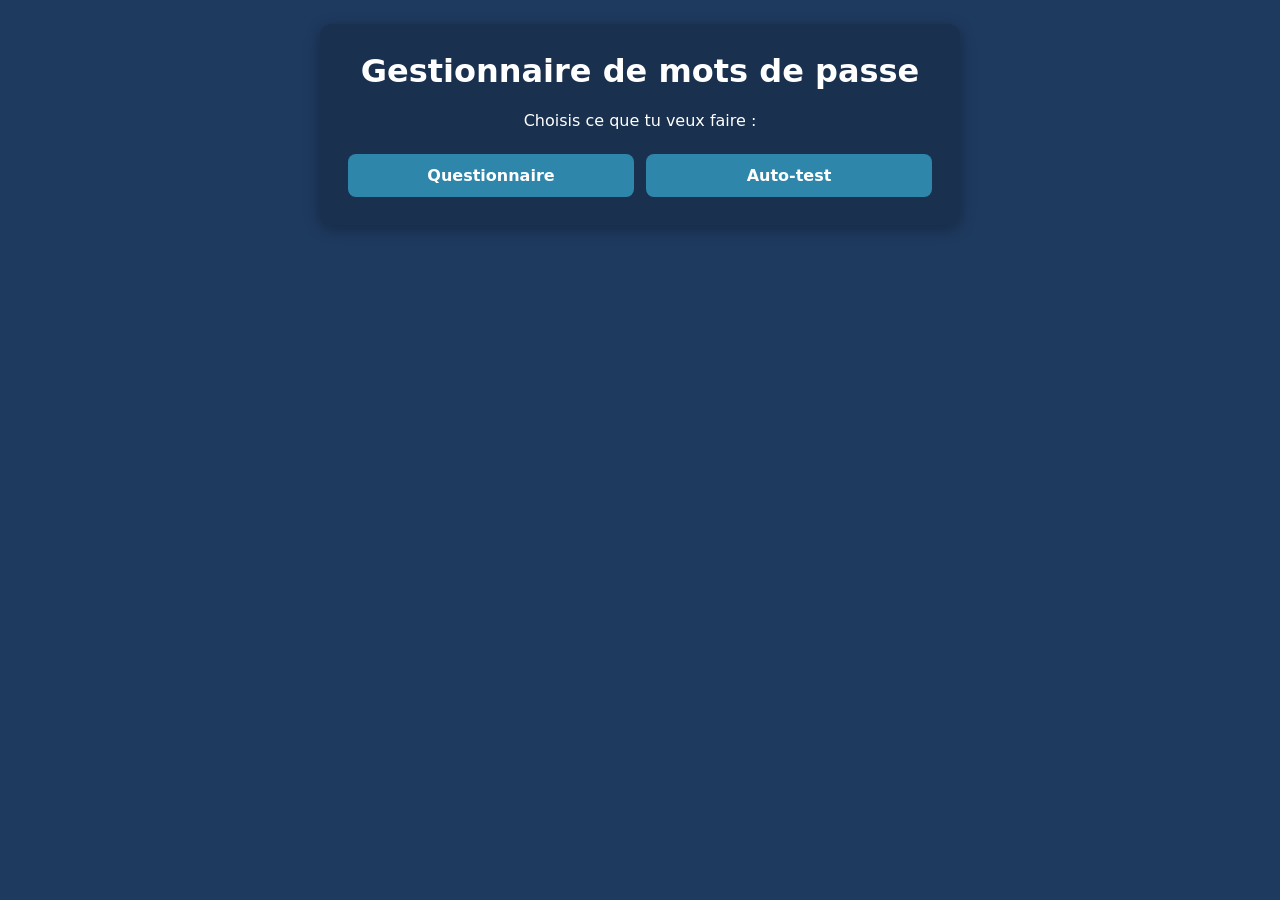
<file: accueil.html>
<!DOCTYPE html>
<html lang="fr">
<head>
  <meta charset="UTF-8">
  <meta name="viewport" content="width=device-width, initial-scale=1.0">
  <title>Gestionnaire de mots de passe – Accueil</title>
  <!-- style.css : le design commun à tout le site (couleurs, carte, boutons) -->
  <link rel="stylesheet" href="style.css">
  <!-- accueil.css : seulement ce qui est propre à cette page -->
  <link rel="stylesheet" href="accueil.css">
</head>
<body>
  <!-- La carte centrée (même classe .carte que le quiz) -->
  <main class="carte accueil">
    <h1>Gestionnaire de mots de passe</h1>
    <p>Choisis ce que tu veux faire :</p>

    <!-- Deux liens qui ressemblent à des boutons (classe .bouton de style.css) -->
    <div class="choix">
      <a class="bouton" href="index.html">Questionnaire</a>
      <a class="bouton" href="autotest.html">Auto-test</a>
    </div>
  </main>
</body>
</html>
</file>
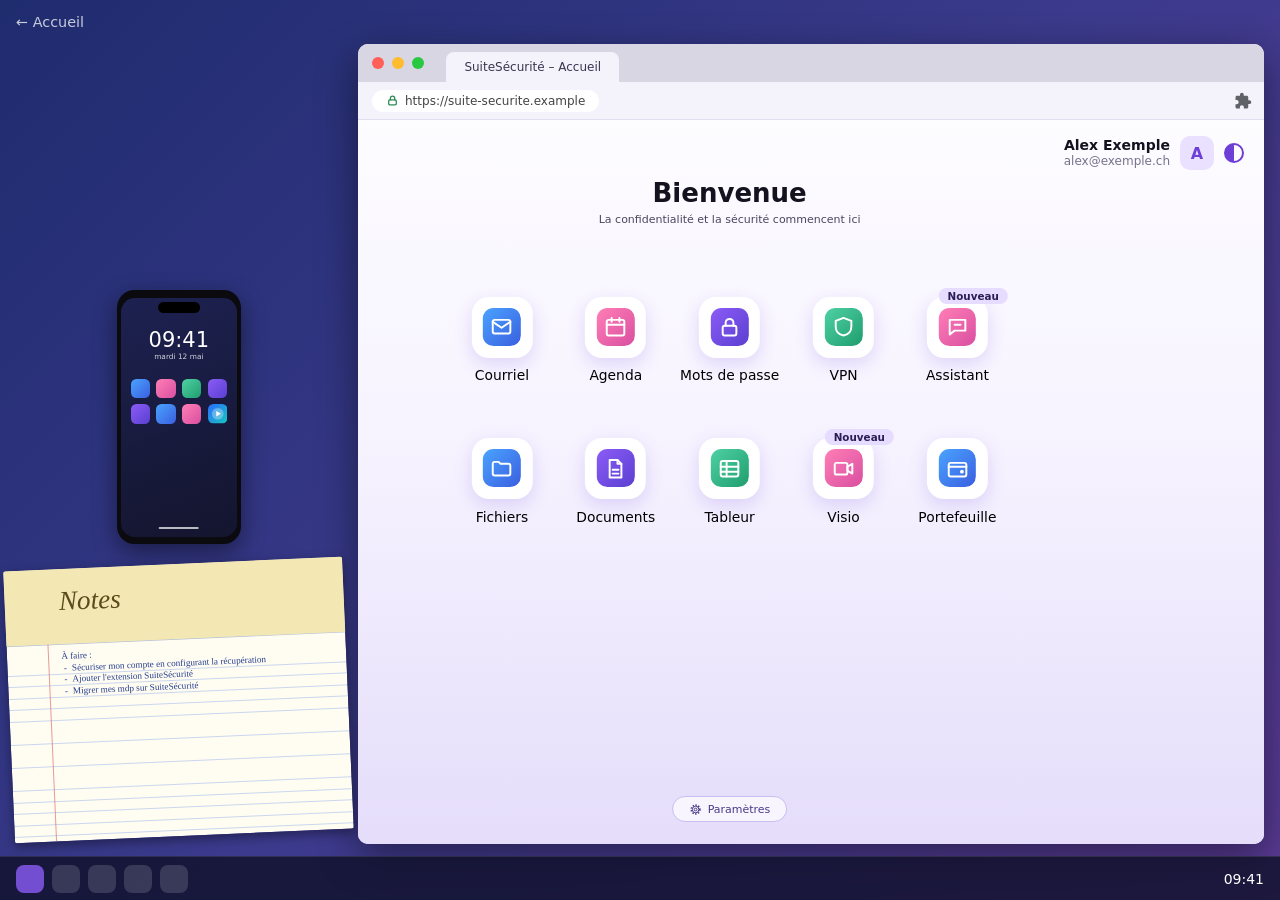
<file: autotest.html>
<!DOCTYPE html>
<html lang="fr">
<head>
  <meta charset="UTF-8">
  <meta name="viewport" content="width=device-width, initial-scale=1.0">
  <title>Auto-test</title>
  <!-- style.css : couleurs, .carte et .bouton communs à tout le site -->
  <link rel="stylesheet" href="style.css">
  <!-- accueil.css : réutilisé pour la carte centrée de l'étape 2 et de l'écran étroit -->
  <link rel="stylesheet" href="accueil.css">
  <!-- autotest.css : tout ce qui est propre à cette page (faux bureau, faux navigateur) -->
  <link rel="stylesheet" href="autotest.css">
</head>
<body class="page-autotest">

  <!-- ===================================================== -->
  <!--  ÉTAPE 1 : le faux bureau d'ordinateur                -->
  <!-- ===================================================== -->
  <!-- Ce bureau sert pour les étapes 1 à 7 : seule la page web dans le navigateur change -->
  <section class="etape bureau" id="etape-bureau" data-etapes="1 2 3 4 5 6 7 8 9">

    <!-- Petit lien discret pour revenir à l'accueil (en haut à gauche) -->
    <a class="lien-accueil-bureau" href="accueil.html">← Accueil</a>

    <!-- Colonne de gauche (≈ 22 % de la largeur) : objets posés sur le bureau -->
    <div class="colonne">
      <!-- TODO : contenu à définir (le téléphone est décoratif ; le calepin ne devient cliquable qu'à l'étape 4) -->

      <!-- Logo de l'appli « Youvidéo » : dessiné UNE seule fois ici, puis réutilisé avec <use>
           (petit iPhone, en-tête de la page de l'appli). Original : carré arrondi dégradé bleu-vert, cercle blanc translucide, triangle de lecture -->
      <svg class="yv-defs" width="0" height="0" aria-hidden="true" focusable="false">
        <defs>
          <linearGradient id="yv-degrade" x1="0" y1="0" x2="1" y2="1">
            <stop offset="0" stop-color="#2b6cff"/>
            <stop offset="1" stop-color="#14c8c0"/>
          </linearGradient>
        </defs>
        <symbol id="ico-youvideo" viewBox="0 0 24 24">
          <rect width="24" height="24" rx="6.7" fill="url(#yv-degrade)" stroke="none"/>
          <circle cx="12" cy="12" r="7.2" fill="#fff" fill-opacity="0.3" stroke="none"/>
          <path d="M10.2 8.5v7l5.6-3.5z" fill="#fff" stroke="none"/>
        </symbol>
      </svg>

      <!-- Faux smartphone type iPhone : décoratif, sauf l'icône « Youvidéo » (un vrai bouton) -->
      <div class="iphone">
        <div class="iphone-ecran">
          <div class="iphone-encoche" aria-hidden="true"></div>
          <div class="iphone-heure" aria-hidden="true">09:41</div>
          <div class="iphone-date" aria-hidden="true">mardi 12 mai</div>
          <div class="iphone-apps">
            <span class="app g-bleu" aria-hidden="true"></span>
            <span class="app g-rose" aria-hidden="true"></span>
            <span class="app g-vert" aria-hidden="true"></span>
            <span class="app g-violet" aria-hidden="true"></span>
            <span class="app g-violet" aria-hidden="true"></span>
            <span class="app g-bleu" aria-hidden="true"></span>
            <span class="app g-rose" aria-hidden="true"></span>
            <!-- Icône « Youvidéo » (en bas à droite) : ouvre l'iPhone en grand (voir autotest.js) -->
            <button type="button" class="app app-youvideo" id="btn-youvideo" aria-label="Ouvrir Youvidéo">
              <svg viewBox="0 0 24 24" aria-hidden="true"><use href="#ico-youvideo"/></svg>
            </button>
          </div>
          <div class="iphone-barre" aria-hidden="true"></div>
        </div>
      </div>

      <!-- Faux calepin (papier à lignes, légèrement penché).
           C'est un <button> désactivé (donc décoratif) : autotest.js ne l'active qu'à l'étape 4 -->
      <button type="button" class="calepin" id="calepin" disabled tabindex="-1" aria-hidden="true">
        <span class="calepin-titre">Notes</span>
        <!-- Liste « À faire » : écrite par autotest.js depuis NOTES_CALEPIN -->
        <span class="notes-liste" id="calepin-notes"></span>
      </button>
    </div>

    <!-- Fenêtre de navigateur : remplit le reste de l'écran -->
    <div class="fenetre">

      <!-- Barre de titre : 3 pastilles + onglet -->
      <div class="fenetre-titre" aria-hidden="true">
        <span class="pastille rouge"></span>
        <span class="pastille orange"></span>
        <span class="pastille vert"></span>
        <span class="onglet" id="onglet-texte">SuiteSécurité – Accueil</span>
      </div>

      <!-- Barre d'adresse : cadenas + adresse -->
      <div class="fenetre-adresse">
        <span class="adresse" aria-hidden="true">
          <svg viewBox="0 0 24 24" class="cadenas"><rect x="5" y="11" width="14" height="9" rx="2"/><path d="M8 11V8a4 4 0 0 1 8 0v3"/></svg>
          <span id="adresse-texte">https://suite-securite.example</span>
        </span>

        <!-- Bouton « Extensions » (pièce de puzzle), à droite de la barre d'adresse.
             Visible à toutes les étapes, mais actif seulement à l'étape 7 (voir preparerExtensions dans autotest.js) -->
        <!-- Logo SuiteSécurité : dessiné UNE seule fois ici, puis réutilisé avec <use> (panneau + barre d'outils) -->
        <svg class="ext-defs" width="0" height="0" aria-hidden="true" focusable="false">
          <symbol id="logo-suitesecurite" viewBox="0 0 24 24">
            <circle cx="12" cy="12" r="12" fill="#6d4aff"/>
            <path d="M12 4.8l5.8 2.1v4.6c0 3.5-2.4 6-5.8 7.2-3.4-1.2-5.8-3.7-5.8-7.2V6.9z" fill="#fff"/>
            <circle cx="12" cy="10.9" r="1.6" fill="#6d4aff"/>
            <path d="M11.2 11.8h1.6l.5 3.2h-2.6z" fill="#6d4aff"/>
          </symbol>
        </svg>

        <div class="ext-zone">
          <!-- Logo épinglé dans la barre d'outils (caché tant que l'extension n'est pas épinglée), à gauche du bouton puzzle -->
          <button type="button" class="ext-bouton ext-epingle" id="btn-logo-epingle" aria-label="SuiteSécurité" title="SuiteSécurité" data-msg="logo-epingle" hidden>
            <svg viewBox="0 0 24 24" aria-hidden="true"><use href="#logo-suitesecurite"/></svg>
          </button>
          <button type="button" class="ext-bouton" id="btn-extensions" aria-label="Extensions"
                  aria-haspopup="true" aria-expanded="false" aria-controls="ext-panneau" aria-disabled="true" tabindex="-1">
            <svg viewBox="0 0 24 24" aria-hidden="true"><path d="M20.5 11H19V7c0-1.1-.9-2-2-2h-4V3.5C13 2.12 11.88 1 10.5 1S8 2.12 8 3.5V5H4c-1.1 0-1.99.9-1.99 2v3.8H3.5c1.49 0 2.7 1.21 2.7 2.7s-1.21 2.7-2.7 2.7H2V20c0 1.1.9 2 2 2h3.8v-1.5c0-1.49 1.21-2.7 2.7-2.7 1.49 0 2.7 1.21 2.7 2.7V22H17c1.1 0 2-.9 2-2v-4h1.5c1.38 0 2.5-1.12 2.5-2.5S21.88 11 20.5 11z"/></svg>
          </button>
          <!-- Petit panneau (étape 7) : un titre, un trait fin et une seule entrée -->
          <div class="ext-panneau" id="ext-panneau" role="group" aria-label="Extensions" hidden>
            <p class="ext-titre">Extensions</p>

            <!-- Ligne « SuiteSécurité » : seulement à partir de l'étape 9 (voir preparerExtensions dans autotest.js) -->
            <div class="ext-ligne-ss" id="ext-ligne-ss" hidden>
              <svg class="ext-logo" viewBox="0 0 24 24" aria-hidden="true"><use href="#logo-suitesecurite"/></svg>
              <div class="ext-ss-texte">
                <strong>SuiteSécurité</strong>
                <span>Peut toujours lire et modifier les données de ce site</span>
              </div>
              <button type="button" class="ext-options" id="btn-options-ext" aria-label="Options de l'extension SuiteSécurité"
                      aria-haspopup="menu" aria-expanded="false" aria-controls="ext-menu">
                <svg viewBox="0 0 24 24" aria-hidden="true"><circle cx="5" cy="12" r="1.9"/><circle cx="12" cy="12" r="1.9"/><circle cx="19" cy="12" r="1.9"/></svg>
              </button>
              <!-- Petit menu du bouton « ⋯ » : une seule entrée (épingler / détacher) -->
              <div class="ext-menu" id="ext-menu" role="menu" hidden>
                <button type="button" class="ext-entree" id="btn-epingler" role="menuitem">
                  <svg viewBox="0 0 24 24" aria-hidden="true"><path d="M9 3h6l-1 6 3 3v2H7v-2l3-3zM12 14v7"/></svg>
                  <span id="epingler-texte">Épingler à la barre d'outils</span>
                </button>
              </div>
            </div>
            <hr class="ext-trait" id="ext-trait-ss" hidden>
            <button type="button" class="ext-entree" id="btn-gerer-ext">
              <svg viewBox="0 0 24 24" aria-hidden="true"><circle cx="12" cy="12" r="8" stroke-dasharray="2.6 2.6" stroke-width="3"/><circle cx="12" cy="12" r="6"/><circle cx="12" cy="12" r="2.5"/></svg>
              Gérer les extensions
            </button>
          </div>
        </div>
      </div>

      <!-- Zone de la page web simulée -->
      <div class="page">

        <!-- ===== VUE 1 : « Accueil des services » (étape 1) ===== -->
        <div class="vue vue-accueil" data-vues="accueil">

        <!-- Bloc utilisateur (coin supérieur droit de toute la zone) -->
        <div class="utilisateur" aria-hidden="true">
          <div class="utilisateur-infos">
            <strong>Alex Exemple</strong>
            <small>alex@exemple.ch</small>
          </div>
          <span class="utilisateur-initiale">A</span>
          <span class="bascule"></span>
        </div>

        <!-- Conteneur au ratio 945 / 841 : tout est dimensionné en cqw dedans -->
        <div class="contenu">

          <!-- 1 et 2 : titre et sous-titre -->
          <div class="intro">
            <h1>Bienvenue</h1>
            <p>La confidentialité et la sécurité commencent ici</p>
          </div>

          <!-- 3 : grille de 10 services, 2 lignes de 5 -->
          <!-- Ligne 1 -->
          <div class="rangee rangee-1">
            <button type="button" class="service" data-service="courriel">
              <span class="carre"><span class="picto g-bleu"><svg viewBox="0 0 24 24"><rect x="3" y="5" width="18" height="14" rx="2"/><path d="M3 7l9 6 9-6"/></svg></span></span>
              <span class="nom">Courriel</span>
            </button>
            <button type="button" class="service" data-service="agenda">
              <span class="carre"><span class="picto g-rose"><svg viewBox="0 0 24 24"><rect x="3" y="5" width="18" height="16" rx="2"/><path d="M3 10h18M8 3v4M16 3v4"/></svg></span></span>
              <span class="nom">Agenda</span>
            </button>
            <button type="button" class="service" data-service="motsdepasse">
              <span class="carre"><span class="picto g-violet"><svg viewBox="0 0 24 24"><rect x="5" y="11" width="14" height="10" rx="2"/><path d="M8 11V8a4 4 0 0 1 8 0v3"/></svg></span></span>
              <span class="nom">Mots de passe</span>
            </button>
            <button type="button" class="service" data-service="vpn">
              <span class="carre"><span class="picto g-vert"><svg viewBox="0 0 24 24"><path d="M12 3l8 3v6c0 5-3.5 8-8 9-4.5-1-8-4-8-9V6z"/></svg></span></span>
              <span class="nom">VPN</span>
            </button>
            <button type="button" class="service" data-service="assistant">
              <span class="carre">
                <span class="picto g-rose"><svg viewBox="0 0 24 24"><path d="M4 5h16v11H9l-5 4z"/><path d="M9 10h6"/></svg></span>
                <span class="badge">Nouveau</span>
              </span>
              <span class="nom">Assistant</span>
            </button>
          </div>

          <!-- Ligne 2 -->
          <div class="rangee rangee-2">
            <button type="button" class="service" data-service="fichiers">
              <span class="carre"><span class="picto g-bleu"><svg viewBox="0 0 24 24"><path d="M3 7a2 2 0 0 1 2-2h4l2 2h8a2 2 0 0 1 2 2v8a2 2 0 0 1-2 2H5a2 2 0 0 1-2-2z"/></svg></span></span>
              <span class="nom">Fichiers</span>
            </button>
            <button type="button" class="service" data-service="documents">
              <span class="carre"><span class="picto g-violet"><svg viewBox="0 0 24 24"><path d="M6 3h8l4 4v14H6z"/><path d="M14 3v4h4M9 13h6M9 17h6"/></svg></span></span>
              <span class="nom">Documents</span>
            </button>
            <button type="button" class="service" data-service="tableur">
              <span class="carre"><span class="picto g-vert"><svg viewBox="0 0 24 24"><rect x="3" y="4" width="18" height="16" rx="2"/><path d="M3 10h18M3 15h18M9 4v16"/></svg></span></span>
              <span class="nom">Tableur</span>
            </button>
            <button type="button" class="service" data-service="visio">
              <span class="carre">
                <span class="picto g-rose"><svg viewBox="0 0 24 24"><rect x="3" y="6" width="13" height="12" rx="2"/><path d="M16 10l5-3v10l-5-3z"/></svg></span>
                <span class="badge">Nouveau</span>
              </span>
              <span class="nom">Visio</span>
            </button>
            <button type="button" class="service" data-service="portefeuille">
              <span class="carre"><span class="picto g-bleu"><svg viewBox="0 0 24 24"><rect x="3" y="6" width="18" height="14" rx="2"/><path d="M3 10h18"/><circle cx="16.5" cy="15" r="1"/></svg></span></span>
              <span class="nom">Portefeuille</span>
            </button>
          </div>

          <!-- 4 : grand espace vide (rien à mettre ici) -->

          <!-- 5 : bouton Paramètres, tout en bas -->
          <button type="button" class="parametres" id="btn-parametres">
            <svg viewBox="0 0 24 24"><circle cx="12" cy="12" r="8" stroke-dasharray="2.6 2.6" stroke-width="3"/><circle cx="12" cy="12" r="6"/><circle cx="12" cy="12" r="2.5"/></svg>
            Paramètres
          </button>
        </div>

        </div> <!-- fin de la vue « accueil » -->

        <!-- ===== VUES 2, 3 et 7 : pages « Compte » (étape 2) et « Récupération » (étapes 3, 7 et 9) ===== -->
        <!-- Le menu de gauche et la barre du haut sont COMMUNS aux deux pages :
             seul le contenu (.c-contenu) change, selon data-sous. -->
        <!-- Tout est placé en % (position) et en cqw (tailles) pour garder les proportions -->
        <div class="vue vue-compte" data-vues="compte recuperation recuperation-complet" hidden>
          <div class="c-page">

            <!-- Menu latéral gauche -->
            <nav class="c-menu">
              <div class="c-menu-haut">
                <span class="c-menu-titre">SuiteSécurité Compte</span>
                <button type="button" class="c-grille" data-msg="grille" aria-label="Applications">
                  <svg viewBox="0 0 24 24"><rect x="4" y="4" width="6" height="6" rx="1"/><rect x="14" y="4" width="6" height="6" rx="1"/><rect x="4" y="14" width="6" height="6" rx="1"/><rect x="14" y="14" width="6" height="6" rx="1"/></svg>
                </button>
              </div>
              <p class="c-menu-section">Compte</p>

              <!-- data-vue-menu : la page pour laquelle cette entrée est « sélectionnée » -->
              <button type="button" class="c-entree actif" data-msg="menu-accueil" data-vue-menu="compte">
                <svg viewBox="0 0 24 24"><path d="M3 11l9-8 9 8"/><path d="M5 10v10h14V10"/></svg><span>Accueil</span>
              </button>
              <button type="button" class="c-entree" data-msg="menu-abonnement">
                <svg viewBox="0 0 24 24"><rect x="3" y="6" width="18" height="13" rx="2"/><path d="M3 10h18"/></svg><span>Abonnement</span>
              </button>
              <button type="button" class="c-entree" data-msg="menu-changer">
                <svg viewBox="0 0 24 24"><path d="M4 8h13l-3-3M20 16H7l3 3"/></svg><span>Changer d'abonnement</span>
              </button>
              <!-- « Récupération » : depuis la page Compte, ouvre la page Récupération (étape 3) ;
                   quand on y est déjà, affiche un message -->
              <button type="button" class="c-entree" id="btn-recuperation" data-vue-menu="recuperation recuperation-complet">
                <svg viewBox="0 0 24 24"><path d="M4 12a8 8 0 1 0 3-6.2"/><path d="M4 4v4h4"/></svg><span>Récupération</span>
                <span class="c-point" aria-hidden="true"></span>
              </button>
              <button type="button" class="c-entree" data-msg="menu-compte">
                <svg viewBox="0 0 24 24"><circle cx="8" cy="14" r="4"/><path d="M11 11l9-8M16 6l3 3"/></svg><span>Compte et mot de passe</span>
              </button>
              <button type="button" class="c-entree" data-msg="menu-langue">
                <svg viewBox="0 0 24 24"><circle cx="12" cy="12" r="9"/><path d="M3 12h18M12 3c3 3 3 15 0 18M12 3c-3 3-3 15 0 18"/></svg><span>Langue et heure</span>
              </button>
              <button type="button" class="c-entree" data-msg="menu-apparence">
                <svg viewBox="0 0 24 24"><circle cx="12" cy="12" r="4"/><path d="M12 2v3M12 19v3M2 12h3M19 12h3M5 5l2 2M17 17l2 2M5 19l2-2M17 7l2-2"/></svg><span>Apparence</span>
              </button>
              <button type="button" class="c-entree" data-msg="menu-securite">
                <svg viewBox="0 0 24 24"><path d="M12 3l8 3v6c0 5-3.5 8-8 9-4.5-1-8-4-8-9V6z"/></svg><span>Sécurité et vie privée</span>
              </button>
              <button type="button" class="c-entree" data-msg="menu-parrainer">
                <svg viewBox="0 0 24 24"><rect x="3" y="9" width="18" height="12" rx="1"/><path d="M12 9v12M3 13h18M12 9C9 9 8 4 11 4c2 0 1 5 1 5zM12 9c3 0 4-5 1-5-2 0-1 5-1 5z"/></svg><span>Parrainer un ami</span>
              </button>

              <!-- Bas du menu (collé au bord inférieur) : petite flèche, lien, barre de stockage et chiffres -->
              <div class="c-menu-bas">
                <button type="button" class="c-menu-fleche" data-msg="menu-reduire" aria-label="Réduire le menu">▸</button>
                <button type="button" class="c-menu-lien" data-msg="menu-parametres">Paramètres de l'application</button>
                <div class="c-stockage" aria-hidden="true"><span class="c-stockage-plein"></span></div>
                <div class="c-stockage-texte" aria-hidden="true"><span>1.20 Go / 5.00 Go</span><span>1.0.0</span></div>
              </div>
            </nav>

            <!-- Barre du haut -->
            <header class="c-barre">
              <button type="button" class="c-recherche" id="c-recherche" data-msg="recherche">
                <svg viewBox="0 0 24 24"><circle cx="11" cy="11" r="6"/><path d="M16 16l5 5"/></svg>
                <span>Rechercher dans les paramètres</span>
              </button>
              <div class="c-barre-droite">
                <button type="button" class="c-premium" data-msg="premium">
                  <svg viewBox="0 0 24 24"><path d="M6 3h12l4 6-10 12L2 9z"/><path d="M2 9h20"/></svg>
                  <span>Passez à Premium</span>
                </button>
                <div class="c-user" aria-hidden="true">
                  <strong>Alex Exemple</strong>
                  <small>alex@exemple.ch</small>
                </div>
                <span class="c-initiale" aria-hidden="true">A</span>
              </div>
            </header>

            <!-- ===== Contenu de la page « Compte » ===== -->
            <div class="c-contenu" data-sous="compte">

            <!-- a) Titre -->
            <h2 class="c-titre">Votre abonnement</h2>

            <!-- b) Carte « Offre Gratuite » + 2 anneaux de stockage (non cliquables, sauf les ⓘ) -->
            <div class="c-carte-abo">
              <div class="c-gratuite">
                <span class="c-gratuite-icone"><svg viewBox="0 0 24 24"><path d="M12 3l2.5 6.5L21 12l-6.5 2.5L12 21l-2.5-6.5L3 12l6.5-2.5z"/></svg></span>
                <span>Offre Gratuite</span>
              </div>
              <div class="c-stock c-stock-mid">
                <svg class="c-anneau" viewBox="0 0 36 36"><circle cx="18" cy="18" r="14" class="c-anneau-fond"/><circle cx="18" cy="18" r="14" class="c-anneau-val" transform="rotate(-90 18 18)"/></svg>
                <div class="c-stock-texte">
                  Espace de stockage utilisé de Courriel
                  <button type="button" class="c-info" data-msg="info" aria-label="Information"><svg viewBox="0 0 24 24"><circle cx="12" cy="12" r="9"/><path d="M12 11v6M12 7.5v.01"/></svg></button>
                  <strong>0.00 Go sur 0.5 Go</strong>
                </div>
              </div>
              <div class="c-stock c-stock-droite">
                <svg class="c-anneau" viewBox="0 0 36 36"><circle cx="18" cy="18" r="14" class="c-anneau-fond"/><circle cx="18" cy="18" r="14" class="c-anneau-val" transform="rotate(-90 18 18)"/></svg>
                <div class="c-stock-texte">
                  Espace de stockage utilisé de Fichiers
                  <button type="button" class="c-info" data-msg="info" aria-label="Information"><svg viewBox="0 0 24 24"><circle cx="12" cy="12" r="9"/><path d="M12 11v6M12 7.5v.01"/></svg></button>
                  <strong>0.00 Go sur 2 Go</strong>
                </div>
              </div>
            </div>

            <!-- c) Lien violet -->
            <button type="button" class="c-lien" data-msg="comparer">Comparer tous les abonnements ›</button>

            <!-- d) Grand panneau lavande (fond) et son contenu -->
            <div class="c-panneau"></div>

            <!-- Ligne du haut du panneau : offre + prix + bouton -->
            <div class="c-offre-haut">
              <div class="c-offre-gauche">
                <span class="c-offre-icone"><svg viewBox="0 0 24 24"><path d="M12 12c-2-3-4-4-6-4a4 4 0 0 0 0 8c2 0 4-1 6-4s4-4 6-4a4 4 0 0 1 0 8c-2 0-4-1-6-4"/></svg></span>
                <div class="c-offre-nom">
                  <strong>Offre Complète</strong>
                  <small>1 mois</small>
                </div>
              </div>
              <div class="c-offre-droite">
                <div class="c-prix-gros"><b>CHF 12.99</b><span>/mois</span></div>
                <button type="button" class="c-bouton" data-msg="bouton-abonnement">Changer d'abonnement</button>
              </div>
            </div>

            <!-- 4 petites cartes produit (non cliquables) -->
            <div class="c-produits">
              <div class="c-mini">
                <div class="c-mini-tete"><svg viewBox="0 0 24 24"><rect x="3" y="5" width="18" height="14" rx="2"/><path d="M3 7l9 6 9-6"/></svg><span>Courriel</span></div>
                <p>Messagerie sécurisée qui protège votre vie privée.</p>
              </div>
              <div class="c-mini">
                <div class="c-mini-tete"><svg viewBox="0 0 24 24"><path d="M3 7a2 2 0 0 1 2-2h4l2 2h8a2 2 0 0 1 2 2v8a2 2 0 0 1-2 2H5a2 2 0 0 1-2-2z"/></svg><span>Fichiers</span></div>
                <p>Stockage cloud chiffré pour vos photos et fichiers</p>
              </div>
              <div class="c-mini">
                <div class="c-mini-tete"><svg viewBox="0 0 24 24"><path d="M12 3l8 3v6c0 5-3.5 8-8 9-4.5-1-8-4-8-9V6z"/></svg><span>VPN</span></div>
                <p>Votre passerelle vers la liberté en ligne</p>
              </div>
              <div class="c-mini">
                <div class="c-mini-tete"><svg viewBox="0 0 24 24"><rect x="5" y="11" width="14" height="10" rx="2"/><path d="M8 11V8a4 4 0 0 1 8 0v3"/></svg><span>Mots de passe</span></div>
                <p>Gestionnaire de mots de passe avec protection de l'identité.</p>
              </div>
            </div>

            <!-- 2 grandes cartes d'offre -->
            <div class="c-offres">
              <div class="c-offre">
                <strong class="c-offre-titre">1 mois d'abonnement</strong>
                <div class="c-prix"><b>CHF 12.99</b><span>/mois</span></div>
                <button type="button" class="c-bouton c-bouton-contour" data-msg="bouton-abonnement">Changer d'abonnement</button>
              </div>
              <div class="c-offre c-offre-vedette">
                <span class="c-badge">Meilleure offre</span>
                <div class="c-offre-ligne">
                  <strong class="c-offre-titre">12 mois d'abonnement</strong>
                  <span class="c-eco">ÉCONOMISEZ 23%</span>
                </div>
                <div class="c-prix"><b>CHF 9.99</b><span>/mois</span></div>
                <button type="button" class="c-bouton" data-msg="bouton-abonnement">Changer d'abonnement</button>
              </div>
            </div>

            </div> <!-- fin du contenu « compte » -->

            <!-- ===== Contenu de la page « Récupération » : un bloc par ÉTAT ===== -->
            <!-- Les deux blocs sont vides : autotest.js les remplit à partir de ETATS_RECUPERATION
                 (état « faible » = étape 3, état « complet » = étape 7). Même mise en page, contenu différent. -->
            <div class="c-contenu" data-sous="recuperation" hidden>
              <!-- Zone qui défile (le menu et la barre du haut, eux, restent fixes) -->
              <div class="r-defile">
                <div class="r-colonne" id="r-colonne-faible"></div>
              </div>
            </div> <!-- fin du contenu « récupération » (état faible) -->

            <div class="c-contenu" data-sous="recuperation-complet" hidden>
              <div class="r-defile">
                <div class="r-colonne" id="r-colonne-complet"></div>
              </div>
            </div> <!-- fin du contenu « récupération » (état complet) -->

          </div>
        </div>

        <!-- ===== VUE 4 : « Vérifiez votre mot de passe » (étape 4), sans menu latéral ===== -->
        <!-- Elle réutilise les classes vue-compte et c-page (conteneur en cqw, tailles de texte) -->
        <div class="vue vue-compte vue-verif" data-vues="verification" hidden>
          <div class="c-page">

            <!-- 1. En haut à gauche : flèche + logo -->
            <div class="v-haut">
              <button type="button" class="v-fleche" data-msg="demi-tour" aria-label="Retour">‹</button>
              <button type="button" class="v-logo" data-msg="logo"><b>SuiteSécurité</b> <span>Compte</span></button>
            </div>

            <!-- 2. Titre -->
            <h2 class="v-titre">Votre liste de récupération</h2>

            <!-- 4. Protection du compte : « Faible » + barre de 10 segments (réglée par les data-*, voir dessinerProtection dans autotest.js) -->
            <div class="v-protection" data-remplis="3" data-chiffre="3" data-couleur="#e0394f" data-couleur-barre="#e0394f">
              <div class="v-protection-ligne">
                <strong>Protection du compte</strong>
                <span class="v-faible">Faible
                  <span class="v-bouclier" aria-hidden="true">
                    <svg viewBox="0 0 24 24"><path d="M12 2l8 3v6c0 5-3.5 8.5-8 10-4.5-1.5-8-5-8-10V5z"/></svg>
                    <b></b>
                  </span>
                </span>
              </div>
              <div class="v-segments" aria-hidden="true"></div>
            </div>

            <!-- 5. Les deux « feuilles » empilées sous la carte (décoratives) -->
            <div class="v-feuille v-feuille-2" aria-hidden="true"></div>
            <div class="v-feuille v-feuille-1" aria-hidden="true"></div>

            <!-- La carte blanche -->
            <div class="v-carte">
              <!-- Cadenas gris + petit badge vert à coche -->
              <div class="v-cadenas" aria-hidden="true">
                <svg class="v-cadenas-icone" viewBox="0 0 24 24"><rect x="4" y="10" width="16" height="11" rx="2.5"/><path d="M8 10V7a4 4 0 0 1 8 0v3"/></svg>
                <svg class="v-cadenas-badge" viewBox="0 0 24 24"><circle cx="12" cy="12" r="11"/><path d="M7 12.5l3.5 3.5 6.5-7"/></svg>
              </div>
              <h3 class="v-carte-titre">Vérifiez votre mot de passe</h3>
              <p class="v-carte-texte">Pour vous aider à vous souvenir de votre mot de passe, nous vous demanderons régulièrement de le saisir.</p>
              <!-- Simple texte (pas de <label for>) : il n'y a plus de vrai champ de saisie -->
              <p class="v-etiquette" id="etiquette-mdp">Saisissez votre mot de passe actuel</p>
              <!-- FAUX champ : ni <input>, ni <textarea>, ni contenteditable, ni <form>.
                   Ainsi les gestionnaires de mots de passe n'ont rien à remplir.
                   C'est autotest.js qui écrit les caractères (voir MOT_DE_PASSE) -->
              <div class="champ-mdp">
                <div id="champMdp" class="champ-mdp-saisie" role="textbox" tabindex="0"
                     aria-labelledby="etiquette-mdp" aria-label="Saisissez votre mot de passe actuel">
                  <span class="champ-mdp-texte" id="champMdpTexte"></span><span class="champ-mdp-curseur" aria-hidden="true"></span>
                </div>
                <button type="button" class="v-oeil" id="btn-oeil" aria-label="Afficher le mot de passe" aria-pressed="false">
                  <svg viewBox="0 0 24 24"><path d="M2 12s4-7 10-7 10 7 10 7-4 7-10 7S2 12 2 12z"/><circle cx="12" cy="12" r="3"/></svg>
                </button>
              </div>
              <button type="button" class="v-lien" data-msg="mdp-oublie">Mot de passe oublié ?</button>
            </div>

            <!-- 6. Deux boutons sous la carte -->
            <div class="v-boutons">
              <button type="button" class="v-plus-tard" data-msg="plus-tard">Plus tard</button>
              <button type="button" class="v-verifier" id="btn-verifier" disabled>Vérifier</button>
            </div>

          </div>
        </div>

        <!-- ===== VUE 5 : « Ajouter l'e-mail de récupération » (étape 5) ===== -->
        <!-- Mêmes composants que la vue « verification » (v-haut, v-titre, v-protection, v-carte, v-boutons…).
             Seul le contenu de la carte et le bouton de droite changent.
             La carte s'adapte à son contenu : la zone de page défile si c'est trop haut (voir .vue-email) -->
        <div class="vue vue-compte vue-verif vue-email" id="vue-email" data-vues="email" hidden>
          <div class="c-page">

            <!-- En haut à gauche : flèche + logo (mêmes messages que la vue « verification ») -->
            <div class="v-haut">
              <button type="button" class="v-fleche" data-msg="demi-tour" aria-label="Retour">‹</button>
              <button type="button" class="v-logo" data-msg="logo"><b>SuiteSécurité</b> <span>Compte</span></button>
            </div>

            <h2 class="v-titre">Votre liste de récupération</h2>

            <!-- Protection du compte : « Faible » + barre de 10 segments.
                 Les data-* règlent la barre (voir dessinerProtection dans autotest.js) :
                 remplis = segments colorés, chiffre = nombre du bouclier, couleur / couleur-barre = couleurs -->
            <div class="v-protection" data-remplis="3" data-chiffre="3" data-couleur="#e0394f" data-couleur-barre="#e0394f">
              <div class="v-protection-ligne">
                <strong>Protection du compte</strong>
                <span class="v-faible">Faible
                  <span class="v-bouclier" aria-hidden="true">
                    <svg viewBox="0 0 24 24"><path d="M12 2l8 3v6c0 5-3.5 8.5-8 10-4.5-1.5-8-5-8-10V5z"/></svg>
                    <b></b>
                  </span>
                </span>
              </div>
              <div class="v-segments" aria-hidden="true"></div>
            </div>

            <!-- La pile : 2 feuilles décoratives + la carte (la pile prend la hauteur de la carte) -->
            <div class="e-pile">
              <div class="v-feuille v-feuille-2" aria-hidden="true"></div>
              <div class="v-feuille v-feuille-1" aria-hidden="true"></div>

              <div class="v-carte">
                <!-- Enveloppe ouverte (violet clair) + feuille verte « *** » + petite clé verte -->
                <div class="e-enveloppe" aria-hidden="true">
                  <svg viewBox="0 0 72 62">
                    <!-- rabat ouvert -->
                    <path d="M8 30 L36 8 L64 30 Z" fill="#ddd3ff" stroke="#b8a6ff" stroke-width="1.8"/>
                    <!-- feuille verte avec « *** » -->
                    <rect x="19" y="10" width="34" height="28" rx="3" fill="#d7f3e5" stroke="#2f9e6e" stroke-width="2"/>
                    <text x="36" y="31" text-anchor="middle" font-size="18" font-weight="800" font-family="Arial, sans-serif" fill="#2f9e6e" stroke="none">***</text>
                    <!-- devant de l'enveloppe -->
                    <path d="M8 30 L36 47 L64 30 V54 a4 4 0 0 1 -4 4 H12 a4 4 0 0 1 -4 -4 Z" fill="#c4b5ff" stroke="#a290f5" stroke-width="1.8"/>
                    <!-- petite clé verte -->
                    <circle cx="57" cy="45" r="5.5" fill="#fff" stroke="#2f9e6e" stroke-width="2.6"/>
                    <path d="M53 49 L44 58 M47 55 l3 3" fill="none" stroke="#2f9e6e" stroke-width="2.6"/>
                  </svg>
                </div>
                <h3 class="v-carte-titre">Ajouter l'e-mail de récupération</h3>
                <p class="v-carte-texte">Vous pouvez utiliser la vérification par e-mail pour récupérer l'accès à votre compte si vous oubliez votre mot de passe.</p>
                <p class="v-etiquette" id="e-etiquette">Adresse e-mail de récupération</p>

                <!-- Liste de 2 vrais boutons radio (flèches du clavier, accessibilité) ; aucun n'est présélectionné -->
                <div class="e-liste" role="radiogroup" aria-labelledby="e-etiquette">
                  <div class="e-choix">
                    <input type="radio" class="e-radio" name="adresseRecup" id="choix-privee" value="privee">
                    <label class="e-label" for="choix-privee">
                      <span class="e-rond" aria-hidden="true"></span>
                      <span class="e-textes">
                        <strong>Adresse privée déjà existante</strong>
                        <span class="e-adresse" id="adresse-privee"></span>
                      </span>
                    </label>
                  </div>
                  <div class="e-choix">
                    <input type="radio" class="e-radio" name="adresseRecup" id="choix-nouvelle" value="nouvelle">
                    <label class="e-label" for="choix-nouvelle">
                      <span class="e-rond" aria-hidden="true"></span>
                      <span class="e-textes">
                        <strong>Nouvelle adresse créée pour la récupération</strong>
                        <span class="e-adresse" id="adresse-nouvelle"></span>
                      </span>
                    </label>
                  </div>
                </div>

                <p class="v-carte-texte">Pour nous assurer que cette adresse vous appartient bien, nous vous enverrons un e-mail contenant un lien de vérification.</p>
              </div>
            </div>

            <!-- Deux boutons sous la carte : « Ajouter » est grisé tant qu'aucun choix n'est fait -->
            <div class="v-boutons">
              <button type="button" class="v-plus-tard" data-msg="plus-tard">Plus tard</button>
              <button type="button" class="v-verifier" id="btn-ajouter" disabled>Ajouter</button>
            </div>

          </div>
        </div>

        <!-- ===== VUE 6 : « Enregistrer la phrase de récupération » (étape 6) ===== -->
        <!-- Mêmes composants que les vues « verification » et « email » (flèche, titre, protection, pile de feuilles,
             carte, boutons). Seuls le contenu de la carte, la barre de progression (orange, 6/10) et
             le bouton de droite changent. -->
        <div class="vue vue-compte vue-verif vue-email vue-phrase" id="vue-phrase" data-vues="phrase" hidden>
          <div class="c-page">

            <div class="v-haut">
              <button type="button" class="v-fleche" data-msg="demi-tour" aria-label="Retour">‹</button>
              <button type="button" class="v-logo" data-msg="logo"><b>SuiteSécurité</b> <span>Compte</span></button>
            </div>

            <h2 class="v-titre">Votre liste de récupération</h2>

            <!-- Protection du compte : ici « Faible » en orange, bouclier « 6 », 6 segments orange -->
            <div class="v-protection" data-remplis="6" data-chiffre="6" data-couleur="#e8890c" data-couleur-barre="#f5a524">
              <div class="v-protection-ligne">
                <strong>Protection du compte</strong>
                <span class="v-faible">Faible
                  <span class="v-bouclier" aria-hidden="true">
                    <svg viewBox="0 0 24 24"><path d="M12 2l8 3v6c0 5-3.5 8.5-8 10-4.5-1.5-8-5-8-10V5z"/></svg>
                    <b></b>
                  </span>
                </span>
              </div>
              <div class="v-segments" aria-hidden="true"></div>
            </div>

            <!-- La pile : 2 feuilles décoratives + la carte -->
            <div class="e-pile">
              <div class="v-feuille v-feuille-2" aria-hidden="true"></div>
              <div class="v-feuille v-feuille-1" aria-hidden="true"></div>

              <div class="v-carte">
                <!-- Icône du haut (même emplacement que l'enveloppe de la vue « email ») : parchemin violet clair + petite clé verte -->
                <div class="e-enveloppe" aria-hidden="true">
                  <svg viewBox="0 0 72 62">
                    <!-- le parchemin : page à coin replié -->
                    <path d="M16 6 H46 L58 18 V52 a4 4 0 0 1 -4 4 H16 a4 4 0 0 1 -4 -4 V10 a4 4 0 0 1 4 -4 Z" fill="#ddd3ff" stroke="#a290f5" stroke-width="2"/>
                    <path d="M46 6 V18 H58" fill="#c4b5ff" stroke="#a290f5" stroke-width="2" stroke-linejoin="round"/>
                    <!-- lignes de texte -->
                    <path d="M20 26 H44 M20 33 H48 M20 40 H40" fill="none" stroke="#8f7aff" stroke-width="2.6"/>
                    <!-- petite clé verte -->
                    <circle cx="55" cy="47" r="5.5" fill="#fff" stroke="#2f9e6e" stroke-width="2.6"/>
                    <path d="M51 51 L42 60 M45 57 l3 3" fill="none" stroke="#2f9e6e" stroke-width="2.6"/>
                  </svg>
                </div>
                <h3 class="v-carte-titre">Enregistrer la phrase de récupération</h3>
                <p class="v-carte-texte">Si vous n'avez plus accès à votre compte SuiteSécurité, votre mot de passe de récupération vous permettra de vous connecter et de récupérer vos données. C'est le seul moyen de restaurer votre compte sans délai, assurez-vous de le conserver en lieu sûr.</p>

                <!-- Boîte de téléchargement : un seul <button> (toute la boîte est cliquable, le rond aussi) -->
                <button type="button" class="p-boite" id="btn-telecharger">
                  <!-- Miniature d'un PDF : petite page blanche, lignes violettes, bloc lavande pointillé, barre rose -->
                  <svg class="p-miniature" viewBox="0 0 40 52" aria-hidden="true">
                    <rect x="1" y="1" width="38" height="50" rx="3" fill="#fff" stroke="#dcdae8" stroke-width="1.5"/>
                    <path d="M7 9 H25 M7 14 H33" fill="none" stroke="#8f7aff" stroke-width="2"/>
                    <rect x="7" y="20" width="26" height="14" rx="2" fill="#f1edff" stroke="#b8a6ff" stroke-width="1.2" stroke-dasharray="2 2"/>
                    <rect x="7" y="40" width="20" height="4" rx="2" fill="#ff7eb6" stroke="none"/>
                  </svg>
                  <span class="p-textes">
                    <strong>Télécharger en PDF</strong>
                    <span class="p-fichier">suitesecurite-phrase-recuperation.pdf</span>
                    <span class="p-taille">475.24 Ko</span>
                  </span>
                  <!-- Bouton rond : data-etat = initial (flèche) → charge (anneau) → ok (coche) -->
                  <span class="p-rond" id="rond-dl" data-etat="initial" aria-hidden="true">
                    <svg class="p-ico-fleche" viewBox="0 0 24 24"><path d="M12 4v11M7 11l5 5 5-5M5 20h14"/></svg>
                    <svg class="p-ico-anneau" viewBox="0 0 24 24"><circle cx="12" cy="12" r="8"/></svg>
                    <svg class="p-ico-coche" viewBox="0 0 24 24"><path d="M5 12.5l4.5 4.5L19 7"/></svg>
                  </span>
                </button>

                <p class="v-carte-texte">Ou <button type="button" class="v-lien" data-msg="phrase-copier">copier la phrase de récupération</button> comme texte.</p>
              </div>
            </div>

            <div class="v-boutons">
              <button type="button" class="v-plus-tard" data-msg="plus-tard">Plus tard</button>
              <!-- « Terminé » : étape 7 si la bonne réponse est choisie, sinon message humoristique (voir autotest.js) -->
              <button type="button" class="v-verifier" id="btn-terminer">Terminé</button>
            </div>

          </div>
        </div>

        <!-- ===== Fenêtre « Téléchargements » (faux explorateur de fichiers Windows), étape 6 ===== -->
        <!-- Fond transparent : il bloque les clics sur la page web derrière la fenêtre -->
        <div class="dl-fond" id="dl-fond" hidden></div>
        <div class="dl-fenetre" id="dl-fenetre" role="dialog" aria-label="Téléchargements" hidden>
          <!-- Icônes de fichiers génériques (réutilisées avec <use>) -->
          <svg width="0" height="0" style="position:absolute" aria-hidden="true" focusable="false">
            <defs>
              <symbol id="ico-dossier" viewBox="0 0 24 24"><path d="M2 6a2 2 0 0 1 2-2h5l2 2h9a2 2 0 0 1 2 2v10a2 2 0 0 1-2 2H4a2 2 0 0 1-2-2z" fill="#f7c948"/><path d="M2 10h20v8a2 2 0 0 1-2 2H4a2 2 0 0 1-2-2z" fill="#ffd96b"/></symbol>
              <symbol id="ico-pdf" viewBox="0 0 24 24"><path d="M6 2h8l5 5v14a1 1 0 0 1-1 1H6a1 1 0 0 1-1-1V3a1 1 0 0 1 1-1z" fill="#fff" stroke="#9aa0ab"/><path d="M14 2v5h5" fill="#e5e7eb" stroke="#9aa0ab"/><rect x="7" y="12" width="10" height="5" rx="1" fill="#e5484d"/></symbol>
              <symbol id="ico-image" viewBox="0 0 24 24"><rect x="3" y="4" width="18" height="16" rx="2" fill="#e6f2ff" stroke="#4a8fd8"/><circle cx="9" cy="10" r="2" fill="#f7c948"/><path d="M4 18l5-5 4 4 3-3 4 4v1H4z" fill="#4fae7b"/></symbol>
              <symbol id="ico-exe" viewBox="0 0 24 24"><rect x="3" y="4" width="18" height="16" rx="2" fill="#fff" stroke="#8a93a3"/><rect x="3" y="4" width="18" height="4" rx="2" fill="#5b7fd1"/><rect x="7" y="11" width="4" height="4" fill="#5b7fd1"/><rect x="13" y="11" width="4" height="4" fill="#8a93a3"/></symbol>
            </defs>
          </svg>

          <!-- Barre de titre : icône de dossier + titre ; à droite « – », « □ » (décoratifs) et « ✕ » (ferme la fenêtre) -->
          <div class="dl-titre">
            <svg class="dl-ico" viewBox="0 0 24 24" aria-hidden="true"><use href="#ico-dossier"/></svg>
            <span class="dl-titre-texte">Téléchargements</span>
            <span class="dl-bouton-deco" aria-hidden="true">–</span>
            <span class="dl-bouton-deco" aria-hidden="true">□</span>
            <button type="button" class="dl-bouton-deco dl-x" id="dl-fermer" aria-label="Fermer la fenêtre">✕</button>
          </div>
          <!-- Barre d'adresse -->
          <div class="dl-adresse" aria-hidden="true">Ce PC › Téléchargements</div>
          <!-- En-têtes de colonnes -->
          <div class="dl-entete" aria-hidden="true">
            <span>Nom</span><span>Modifié le</span><span>Type</span><span class="dl-droite">Taille</span>
          </div>
          <!-- Les 5 fichiers : chaque ligne est un vrai <button> (clavier). Le PDF de récupération est EN PREMIER -->
          <div class="dl-liste">
            <button type="button" class="dl-ligne" id="dl-pdf">
              <span class="dl-nom"><svg class="dl-ico" viewBox="0 0 24 24" aria-hidden="true"><use href="#ico-pdf"/></svg><span>suitesecurite-phrase-recuperation.pdf</span></span>
              <span>Aujourd'hui, 09:41</span><span>Fichier PDF</span><span class="dl-droite">476 Ko</span>
            </button>
            <button type="button" class="dl-ligne" data-msg="dl-facture">
              <span class="dl-nom"><svg class="dl-ico" viewBox="0 0 24 24" aria-hidden="true"><use href="#ico-pdf"/></svg><span>facture-garage-octobre.pdf</span></span>
              <span>Hier, 17:12</span><span>Fichier PDF</span><span class="dl-droite">132 Ko</span>
            </button>
            <button type="button" class="dl-ligne" data-msg="dl-photo">
              <span class="dl-nom"><svg class="dl-ico" viewBox="0 0 24 24" aria-hidden="true"><use href="#ico-image"/></svg><span>photo-vacances.jpg</span></span>
              <span>12/11/2026</span><span>Fichier JPG</span><span class="dl-droite">2 480 Ko</span>
            </button>
            <button type="button" class="dl-ligne" data-msg="dl-plan">
              <span class="dl-nom"><svg class="dl-ico" viewBox="0 0 24 24" aria-hidden="true"><use href="#ico-image"/></svg><span>plan-salle-reunion.png</span></span>
              <span>08/11/2026</span><span>Fichier PNG</span><span class="dl-droite">318 Ko</span>
            </button>
            <button type="button" class="dl-ligne" data-msg="dl-exe">
              <span class="dl-nom"><svg class="dl-ico" viewBox="0 0 24 24" aria-hidden="true"><use href="#ico-exe"/></svg><span>installation-visionneuse.exe</span></span>
              <span>02/11/2026</span><span>Application</span><span class="dl-droite">58 214 Ko</span>
            </button>
          </div>
        </div>

        <!-- ===== VUE 8 : « Gestion des extensions » (étape 8), page plein écran sans nom de marque réel ===== -->
        <!-- Le menu de gauche reste fixe ; la zone de contenu (.x-defile) défile. Tailles en cqw (comme .vue-compte). -->
        <div class="vue vue-compte vue-ext" data-vues="extensions" hidden>
          <div class="x-page">

            <!-- Dessins réutilisés (étoiles, roue dentée) : invisibles, on les appelle avec <use> -->
            <svg class="x-defs" width="0" height="0" aria-hidden="true" focusable="false">
              <defs>
                <linearGradient id="x-demi">
                  <stop offset="50%" stop-color="#f5a623"/>
                  <stop offset="50%" stop-color="#d9d6e6"/>
                </linearGradient>
                <symbol id="x-etoile" viewBox="0 0 24 24"><path d="M12 2.5l2.9 6 6.6.9-4.8 4.6 1.2 6.5L12 17.4l-5.9 3.1 1.2-6.5L2.5 9.4l6.6-.9z" fill="#f5a623" stroke="none"/></symbol>
                <symbol id="x-etoile-demi" viewBox="0 0 24 24"><path d="M12 2.5l2.9 6 6.6.9-4.8 4.6 1.2 6.5L12 17.4l-5.9 3.1 1.2-6.5L2.5 9.4l6.6-.9z" fill="url(#x-demi)" stroke="none"/></symbol>
                <symbol id="x-roue" viewBox="0 0 24 24"><circle cx="12" cy="12" r="7.6" stroke-dasharray="2.4 2.4" stroke-width="3.4"/><circle cx="12" cy="12" r="5.6"/><circle cx="12" cy="12" r="2.3"/></symbol>
              </defs>
            </svg>

            <!-- Menu de gauche (fixe) -->
            <nav class="x-menu" aria-label="Modules complémentaires">
              <span class="x-logo" aria-hidden="true"></span>
              <p class="x-menu-titre">Modules<br>complémentaires</p>

              <button type="button" class="x-entree" data-msg="x-recommandations">
                <svg viewBox="0 0 24 24" aria-hidden="true"><path d="M12 3l2.7 5.6 6.1.9-4.4 4.3 1 6.1L12 17l-5.4 2.9 1-6.1-4.4-4.3 6.1-.9z"/></svg><span>Recommandations</span>
              </button>
              <!-- Entrée sélectionnée : pastille violette -->
              <button type="button" class="x-entree actif" data-msg="x-extensions" aria-current="page">
                <svg class="x-plein" viewBox="0 0 24 24" aria-hidden="true"><path d="M20.5 11H19V7c0-1.1-.9-2-2-2h-4V3.5C13 2.12 11.88 1 10.5 1S8 2.12 8 3.5V5H4c-1.1 0-1.99.9-1.99 2v3.8H3.5c1.49 0 2.7 1.21 2.7 2.7s-1.21 2.7-2.7 2.7H2V20c0 1.1.9 2 2 2h3.8v-1.5c0-1.49 1.21-2.7 2.7-2.7 1.49 0 2.7 1.21 2.7 2.7V22H17c1.1 0 2-.9 2-2v-4h1.5c1.38 0 2.5-1.12 2.5-2.5S21.88 11 20.5 11z"/></svg><span>Extensions</span>
              </button>
              <button type="button" class="x-entree" data-msg="x-themes">
                <svg viewBox="0 0 24 24" aria-hidden="true"><path d="M12 3a9 9 0 1 0 0 18c1.5 0 2-1 1.5-2s0-2 1.5-2h2a3 3 0 0 0 3-3c0-5-4-11-8-11z"/><circle cx="8" cy="11" r="1"/><circle cx="12" cy="7.5" r="1"/><circle cx="16" cy="11" r="1"/></svg><span>Thèmes</span>
              </button>
              <button type="button" class="x-entree" data-msg="x-plugins">
                <svg viewBox="0 0 24 24" aria-hidden="true"><path d="M9 3v5M15 3v5M6 8h12v3a6 6 0 0 1-12 0zM12 17v4"/></svg><span>Plugins</span>
              </button>
              <button type="button" class="x-entree" data-msg="x-dictionnaires">
                <svg viewBox="0 0 24 24" aria-hidden="true"><path d="M5 4h11a3 3 0 0 1 3 3v13H8a3 3 0 0 1-3-3z"/><path d="M5 17a3 3 0 0 1 3-3h11"/></svg><span>Dictionnaires</span>
              </button>
              <button type="button" class="x-entree" data-msg="x-langues">
                <svg viewBox="0 0 24 24" aria-hidden="true"><circle cx="12" cy="12" r="9"/><path d="M3 12h18M12 3c3 3 3 15 0 18M12 3c-3 3-3 15 0 18"/></svg><span>Langues</span>
              </button>

              <hr class="x-trait">

              <button type="button" class="x-entree" data-msg="x-parametres">
                <svg viewBox="0 0 24 24" aria-hidden="true"><use href="#x-roue"/></svg><span>Paramètres du navigateur</span>
              </button>
              <button type="button" class="x-entree" data-msg="x-assistance">
                <svg viewBox="0 0 24 24" aria-hidden="true"><circle cx="12" cy="12" r="9"/><path d="M9.5 9.5a2.5 2.5 0 1 1 3.5 2.3c-.7.4-1 .9-1 1.7M12 17v.01"/></svg><span>Assistance des modules</span>
              </button>
            </nav>

            <!-- Zone de contenu : c'est elle qui défile -->
            <div class="x-defile" id="x-defile">
              <div class="x-colonne">

                <!-- Ligne du haut : texte + champ de recherche + loupe -->
                <div class="x-recherche-ligne">
                  <span class="x-decouvrir">Découvrez davantage de modules</span>
                  <div class="x-champ-zone">
                    <div class="x-champ">
                      <input type="text" id="x-champ" class="x-input" autocomplete="off" spellcheck="false"
                             aria-label="Découvrez davantage de modules" aria-controls="x-resultats">
                      <button type="button" class="x-effacer" id="x-effacer" aria-label="Effacer la recherche" hidden>✕</button>
                    </div>
                    <!-- Liste de résultats : remplie par le JS (tableau RESULTATS_EXTENSIONS) -->
                    <div class="x-resultats" id="x-resultats" role="group" aria-label="Résultats de la recherche" hidden></div>
                  </div>
                  <button type="button" class="x-loupe" id="x-loupe" aria-label="Rechercher">
                    <svg viewBox="0 0 24 24" aria-hidden="true"><circle cx="10.5" cy="10.5" r="6.5"/><path d="M15.5 15.5L21 21"/></svg>
                  </button>
                </div>

                <!-- Titre + bouton roue dentée -->
                <div class="x-titre-ligne">
                  <h1 class="x-titre">Gestion de vos extensions</h1>
                  <button type="button" class="x-roue" data-msg="x-roue" aria-label="Paramètres des extensions">
                    <svg viewBox="0 0 24 24" aria-hidden="true"><use href="#x-roue"/></svg>
                  </button>
                </div>

                <!-- Extensions activées (2 cartes) -->
                <h2 class="x-section">Activées</h2>
                <article class="x-carte">
                  <span class="x-ico x-bleu" aria-hidden="true"><svg viewBox="0 0 24 24"><path d="M7 7l5 5-5 5M13 7l5 5-5 5"/></svg></span>
                  <div class="x-carte-texte">
                    <strong class="x-nom">AutoFlux</strong>
                    <p class="x-gris">Complément d'activation de l'automatisation web. Cette extension répond à AutoFlux...</p>
                  </div>
                  <div class="x-carte-actions">
                    <button type="button" class="x-inter" role="switch" aria-checked="true" aria-label="Désactiver AutoFlux" data-msg="x-interrupteur"></button>
                    <button type="button" class="x-points" aria-label="Plus d'options pour AutoFlux" data-msg="x-points">⋯</button>
                  </div>
                </article>
                <article class="x-carte">
                  <span class="x-ico x-rouge" aria-hidden="true"><svg viewBox="0 0 24 24"><path d="M12 3l7 2.6v5.6c0 4.4-3 7.7-7 9.3-4-1.6-7-4.9-7-9.3V5.6z"/></svg></span>
                  <div class="x-carte-texte">
                    <strong class="x-nom">Bloc-Pub Léger
                      <!-- petite médaille orange (décorative) -->
                      <svg class="x-medaille" viewBox="0 0 24 24" aria-hidden="true"><path d="M8 2l4 7 4-7" fill="#f5a623" stroke="none"/><circle cx="12" cy="15" r="6.5" fill="#f5a623" stroke="none"/><circle cx="12" cy="15" r="3" fill="#fff3d6" stroke="none"/></svg>
                    </strong>
                    <p class="x-gris">Un bloqueur de nuisances efficace, qui ménagera votre processeur et votre mémoire vive.</p>
                  </div>
                  <div class="x-carte-actions">
                    <button type="button" class="x-inter" role="switch" aria-checked="true" aria-label="Désactiver Bloc-Pub Léger" data-msg="x-interrupteur"></button>
                    <button type="button" class="x-points" aria-label="Plus d'options pour Bloc-Pub Léger" data-msg="x-points">⋯</button>
                  </div>
                </article>

                <!-- Extensions recommandées -->
                <h2 class="x-section">Extensions recommandées</h2>
                <div class="x-bandeau">
                  <span class="x-bandeau-bande" aria-hidden="true"><svg viewBox="0 0 24 24"><circle cx="12" cy="12" r="9"/><path d="M12 11v6M12 7.5v.01"/></svg></span>
                  <p>Certaines de ces recommandations sont personnalisées. Cette sélection se fonde sur d'autres extensions que vous avez installées, les préférences de votre profil et les statistiques d'utilisation.
                    <button type="button" class="x-lien" data-msg="x-savoir-plus">En savoir plus</button></p>
                  <button type="button" class="x-fermer" aria-label="Fermer le bandeau" data-msg="x-fermer-bandeau">✕</button>
                </div>

                <article class="x-carte x-reco">
                  <span class="x-ico x-violet" aria-hidden="true"><svg viewBox="0 0 24 24"><rect x="3" y="5" width="18" height="14" rx="3"/><path d="M10 9.5v5l4.5-2.5z"/></svg></span>
                  <div class="x-carte-texte">
                    <strong class="x-nom">Panneau de contrôle vidéo</strong>
                    <p class="x-auteur">par <span>Auteur Exemple</span></p>
                    <p class="x-gris">Recherche optimisée, publicités ignorées et une foule d'autres options de personnalisation pour les vidéos en ligne.</p>
                    <p class="x-etoiles"><span class="x-etoiles-dessin" aria-label="4,5 étoiles sur 5" role="img"><svg viewBox="0 0 24 24"><use href="#x-etoile"/></svg><svg viewBox="0 0 24 24"><use href="#x-etoile"/></svg><svg viewBox="0 0 24 24"><use href="#x-etoile"/></svg><svg viewBox="0 0 24 24"><use href="#x-etoile"/></svg><svg viewBox="0 0 24 24"><use href="#x-etoile-demi"/></svg></span><span class="x-gris">Utilisateurs : 86 286</span></p>
                  </div>
                  <button type="button" class="x-bouton-ajout" data-msg="x-ajouter-reco">Ajouter au navigateur</button>
                </article>
                <article class="x-carte x-reco">
                  <span class="x-ico x-vert" aria-hidden="true"><svg viewBox="0 0 24 24"><path d="M12 3l7 2.6v5.6c0 4.4-3 7.7-7 9.3-4-1.6-7-4.9-7-9.3V5.6z"/><path d="M9 12l2.2 2.2L15.5 10"/></svg></span>
                  <div class="x-carte-texte">
                    <strong class="x-nom">Garde Navigation</strong>
                    <p class="x-auteur">par <span>Auteur Exemple</span></p>
                    <p class="x-gris">Protège votre navigation contre les sites malveillants et les pisteurs.</p>
                    <p class="x-etoiles"><span class="x-etoiles-dessin" aria-label="4,5 étoiles sur 5" role="img"><svg viewBox="0 0 24 24"><use href="#x-etoile"/></svg><svg viewBox="0 0 24 24"><use href="#x-etoile"/></svg><svg viewBox="0 0 24 24"><use href="#x-etoile"/></svg><svg viewBox="0 0 24 24"><use href="#x-etoile"/></svg><svg viewBox="0 0 24 24"><use href="#x-etoile-demi"/></svg></span><span class="x-gris">Utilisateurs : 52 140</span></p>
                  </div>
                  <button type="button" class="x-bouton-ajout" data-msg="x-ajouter-reco">Ajouter au navigateur</button>
                </article>
                <article class="x-carte x-reco">
                  <span class="x-ico x-orange" aria-hidden="true"><svg viewBox="0 0 24 24"><circle cx="12" cy="12" r="9"/><path d="M3 12h18M12 3c3 3 3 15 0 18M12 3c-3 3-3 15 0 18"/></svg></span>
                  <div class="x-carte-texte">
                    <strong class="x-nom">Traducteur Express</strong>
                    <p class="x-auteur">par <span>Auteur Exemple</span></p>
                    <p class="x-gris">Traduit une page entière en un clic, directement dans votre navigateur.</p>
                    <p class="x-etoiles"><span class="x-etoiles-dessin" aria-label="4,5 étoiles sur 5" role="img"><svg viewBox="0 0 24 24"><use href="#x-etoile"/></svg><svg viewBox="0 0 24 24"><use href="#x-etoile"/></svg><svg viewBox="0 0 24 24"><use href="#x-etoile"/></svg><svg viewBox="0 0 24 24"><use href="#x-etoile"/></svg><svg viewBox="0 0 24 24"><use href="#x-etoile-demi"/></svg></span><span class="x-gris">Utilisateurs : 31 508</span></p>
                  </div>
                  <button type="button" class="x-bouton-ajout" data-msg="x-ajouter-reco">Ajouter au navigateur</button>
                </article>

              </div>
            </div>
          </div>
        </div>

        <!-- Bulle de message humoristique (centrée dans la zone de page) -->

        <div class="toast-zone">
          <div class="toast" id="toast" role="status" aria-live="polite" hidden></div>
        </div>
      </div>
    </div>

    <!-- Bulle de dialogue (étape 4 seulement) : pointe vers le calepin, non cliquable -->
    <div class="bulle-calepin" id="bulle-calepin" hidden>J'ai noté mon mot de passe dans mon calepin secret</div>

    <!-- Bulle de dialogue de l'étape 7 (même style et même place que celle de l'étape 4), non cliquable.
         Elle apparaît 0,8 s après l'arrivée sur l'étape 7 (voir preparerExtensions dans autotest.js) -->
    <div class="bulle-calepin" id="bulle-extension" hidden>Je dois ajouter l'extension SuiteSécurité maintenant</div>

    <!-- Bulles de dialogue de l'étape 6 (même style que la bulle de l'étape 4) :
         la 1re pose la question et propose 2 réponses (écrites par autotest.js depuis REPONSES_PDF),
         la 2e (sous la 1re) répond « mauvaise idée » puis disparaît seule -->
    <div class="bulles-dialogue">
      <div class="bulle-calepin bulle-dialogue" id="bulle-pdf" hidden>
        <p class="bulle-texte">Hmm... j'en fais quoi... ?</p>
        <div class="bulle-reponses" id="bulle-reponses" role="radiogroup" aria-label="Votre réponse"></div>
      </div>
      <div class="bulle-calepin bulle-dialogue" id="bulle-mauvaise" hidden>Non, c'est une mauvaise idée en fait...</div>
    </div>

    <!-- Calepin ouvert en grand (étape 4) : fond assombri + même calepin en grand.
         Page 1 = texte sans importance ; au survol, elle se tourne et dévoile la page 2 -->
    <div class="carnet-fond" id="carnet-fond" hidden>
      <div class="carnet" id="carnet" role="dialog" aria-label="Calepin">
        <div class="carnet-pages">
          <!-- Page 2 (dessous) : les valeurs sont écrites par autotest.js depuis les constantes -->
          <div class="carnet-page carnet-page-2">
            <span class="calepin-titre">Notes</span>
            <p>Mon mot de passe :</p>
            <p class="carnet-mdp" id="carnet-mdp"></p>
            <p class="carnet-suite">Adresse de récupération :</p>
            <p class="carnet-petit" id="carnet-adresse"></p>
            <p class="carnet-suite">Mot de passe de l'adresse :</p>
            <p class="carnet-petit" id="carnet-mdp-adresse"></p>
          </div>
          <!-- Page 1 (dessus) : focalisable au clavier pour tourner la page -->
          <div class="carnet-page carnet-page-1" tabindex="0" aria-label="Page 1 : tourner la page">
            <span class="calepin-titre">Notes</span>
            <!-- Même liste « À faire » que le petit calepin : écrite par autotest.js depuis NOTES_CALEPIN -->
            <div class="notes-liste" id="carnet-notes"></div>
            <span class="carnet-coin"></span>
          </div>
        </div>
        <button type="button" class="carnet-fermer" id="carnet-fermer" aria-label="Fermer le calepin">✕</button>
      </div>
    </div>

    <!-- iPhone agrandi : fond assombri au-dessus de TOUT + page de l'appli « Youvidéo » (décorative, sauf le GIF).
         Un clic sur le fond (en dehors de l'iPhone) ou Échap ferme (voir autotest.js) -->
    <div class="tel-fond" id="tel-fond" hidden>
      <div class="iphone tel-grand" id="tel-grand" role="dialog" aria-modal="true" aria-label="Application Youvidéo" tabindex="-1">
        <div class="iphone-ecran yv-ecran">
          <div class="iphone-encoche"></div>

          <!-- 1. Barre d'état : l'heure à gauche, réseau et batterie à droite -->
          <div class="yv-statut">
            <span>09:41</span>
            <span class="yv-statut-icones" aria-hidden="true">
              <svg viewBox="0 0 24 24"><rect class="yv-plein" x="3" y="14" width="3" height="6"/><rect class="yv-plein" x="8" y="11" width="3" height="9"/><rect class="yv-plein" x="13" y="8" width="3" height="12"/><rect class="yv-plein" x="18" y="5" width="3" height="15"/></svg>
              <svg viewBox="0 0 24 24"><rect x="2" y="7" width="18" height="10" rx="2.5"/><rect class="yv-plein" x="4.5" y="9.5" width="10" height="5" rx="1"/><path d="M22 10.5v3"/></svg>
            </span>
          </div>

          <!-- 2. En-tête de l'appli : icône + nom + loupe -->
          <div class="yv-entete">
            <svg class="yv-logo" viewBox="0 0 24 24" aria-hidden="true"><use href="#ico-youvideo"/></svg>
            <strong>Youvidéo</strong>
            <svg class="yv-loupe" viewBox="0 0 24 24" aria-hidden="true"><circle cx="10.5" cy="10.5" r="6.5"/><path d="M15.5 15.5L21 21"/></svg>
          </div>

          <!-- 3. Lecteur 16/9 : le GIF est ajouté ici par autotest.js à chaque ouverture ; repli si le fichier manque -->
          <div class="yv-lecteur" id="yv-lecteur">
            <div class="yv-repli" id="yv-repli" hidden>
              <svg viewBox="0 0 24 24" aria-hidden="true"><path class="yv-plein" d="M8 5v14l11-7z"/></svg>
              <span>GIF à venir (images/rickroll-roll.gif)</span>
            </div>
            <div class="yv-bas" aria-hidden="true">
              <span class="yv-temps">1:12 / 3:33</span>
              <span class="yv-barre"><i></i></span>
            </div>
          </div>

          <!-- 4. Titre et vues -->
          <div class="yv-infos">
            <h2 class="yv-titre">Rick Astley-Never gonna give you up</h2>
            <p class="yv-gris">1,2 M de vues · il y a 2 jours</p>
          </div>

          <!-- 5. Chaîne -->
          <div class="yv-chaine">
            <span class="yv-rond" aria-hidden="true">C</span>
            <span class="yv-chaine-texte"><strong>Chaîne Exemple</strong><span class="yv-gris">820 k abonnés</span></span>
            <span class="yv-abonner">S'abonner</span>
          </div>

          <!-- 6. Boutons décoratifs -->
          <div class="yv-actions">
            <span class="yv-action"><svg viewBox="0 0 24 24" aria-hidden="true"><path d="M7 11v9H4v-9zM7 11l4-7c1.6 0 2.6 1.1 2.1 2.6L12.5 10H19a1.5 1.5 0 0 1 1.5 1.8l-1.3 6.5A2 2 0 0 1 17.2 20H7"/></svg>J'aime</span>
            <span class="yv-action"><svg viewBox="0 0 24 24" aria-hidden="true"><path d="M4 13v6h16v-6M12 15V4M8 8l4-4 4 4"/></svg>Partager</span>
            <span class="yv-action"><svg viewBox="0 0 24 24" aria-hidden="true"><path d="M6 3h12v18l-6-4-6 4z"/></svg>Enregistrer</span>
          </div>

          <!-- 7. Deux vidéos suggérées (miniatures en dégradé, sans image) -->
          <div class="yv-sugg">
            <span class="yv-mini yv-mini-1" aria-hidden="true"><span>8:24</span></span>
            <span class="yv-sugg-texte"><strong>Les 10 erreurs à éviter avec vos mots de passe</strong><span class="yv-gris">Chaîne Exemple</span></span>
          </div>
          <div class="yv-sugg">
            <span class="yv-mini yv-mini-2" aria-hidden="true"><span>5:07</span></span>
            <span class="yv-sugg-texte"><strong>Comment protéger son compte en 5 minutes</strong><span class="yv-gris">Chaîne Exemple</span></span>
          </div>

          <div class="iphone-barre"></div>
        </div>
      </div>
    </div>

    <!-- Barre des tâches (rien de cliquable) -->
    <div class="taskbar" aria-hidden="true">
      <div class="taskbar-gauche">
        <span class="tache actif"></span>
        <span class="tache"></span>
        <span class="tache"></span>
        <span class="tache"></span>
        <span class="tache"></span>
        <!-- Visible seulement quand la fenêtre Téléchargements est ouverte (décorative) -->
        <span class="tache tache-dl" id="tache-dl" hidden>
          <svg viewBox="0 0 24 24"><use href="#ico-dossier"/></svg>Téléchargements
        </span>
      </div>
      <span class="taskbar-heure">09:41</span>
    </div>
  </section>

  <!-- ===================================================== -->
  <!--  ÉTAPE 10 : provisoire (pas encore atteignable)       -->
  <!-- ===================================================== -->
  <section class="etape etape-carte" id="etape-10" data-etapes="10" hidden>
    <div class="carte accueil">
      <h1>Auto-test</h1>
      <p>Suite de l'auto-test : en construction.</p>
      <button type="button" class="bouton" id="btn-retour-bureau">Retour au bureau</button>
    </div>
  </section>

  <!-- ===================================================== -->
  <!--  Message affiché sur les écrans de moins de 900 px    -->
  <!-- ===================================================== -->
  <section class="ecran-etroit">
    <div class="carte accueil">
      <h1>Auto-test</h1>
      <p>Cette étape est prévue pour un écran d'ordinateur.</p>
      <a class="bouton" href="accueil.html">Retour à l'accueil</a>
    </div>
  </section>

  <script src="autotest.js"></script>
</body>
</html>
</file>
<file: style.css>
/* ===== Palette de couleurs (modifie-les ici, ça change tout le site) ===== */
:root {
  --fond: #1E3A5F;        /* fond principal : bleu foncé */
  --bouton: #2E86AB;      /* boutons / appels à l'action : bleu vif */
  --texte: #FFFFFF;       /* texte : blanc */
  --champ: #F5F5F5;       /* champs de saisie : blanc cassé */
  --erreur: #C0392B;      /* erreurs : rouge doux */
}

/* ===== Style de base (à toi de le personnaliser !) ===== */
* { box-sizing: border-box; }

body {
  margin: 0;
  padding: 24px 16px;
  font-family: system-ui, -apple-system, "Segoe UI", Roboto, sans-serif;
  background: var(--fond);
  color: var(--texte);
}

/* La carte qui contient chaque page (légèrement plus sombre que le fond) */
.carte {
  max-width: 1336px;   /* 1280 px d'image + 2 x 28 px de marge intérieure */
  margin: 0 auto;
  padding: 28px;
  background: rgba(0, 0, 0, 0.18);
  border-radius: 12px;
  box-shadow: 0 4px 16px rgba(0, 0, 0, 0.3);
}

h1, h2 { margin-top: 0; }

/* Petit lien « ← Accueil » au-dessus de la carte du quiz */
.lien-accueil {
  display: block;
  max-width: 1336px;
  margin: 0 auto 8px;
  color: rgba(255, 255, 255, 0.75);
  font-size: 0.9rem;
  text-decoration: none;
}
.lien-accueil:hover { color: var(--texte); text-decoration: underline; }

/* ===== Zone d'image paysage (format 16:9) ===== */
/* Taille conseillée du fichier : 1280 x 720 px */
.image-cadre {
  width: 100%;
  max-width: 1280px;
  aspect-ratio: 16 / 9;
  margin: 0 auto 20px;
  border-radius: 8px;
  overflow: hidden;
  background: rgba(255, 255, 255, 0.12);
  display: flex;
  align-items: center;
  justify-content: center;
}
.image-cadre img {
  width: 100%;
  height: 100%;
  object-fit: cover;   /* l'image remplit le cadre sans être déformée */
}
/* Quand l'image est chargée, le cadre s'adapte à SA forme (carrée, paysage ou portrait) :
   plus de découpe, l'image est affichée en entier et centrée, sans dépasser 60 % de la hauteur de l'écran */
.image-cadre.image-chargee {
  display: block;
  aspect-ratio: auto;
  background: none;
  overflow: visible;
  text-align: center;
}
.image-cadre.image-chargee img {
  display: block;
  width: auto;
  height: auto;
  max-width: 100%;
  max-height: 60vh;
  margin: 0 auto;
  object-fit: contain;
  border-radius: 8px;
}
.image-vide {            /* texte affiché si l'image n'existe pas encore */
  color: rgba(255, 255, 255, 0.75);
  font-size: 0.9rem;
  text-align: center;
  padding: 8px;
}

/* ===== Progression ===== */
.progression { color: rgba(255, 255, 255, 0.75); font-size: 0.9rem; margin-bottom: 8px; }

/* ===== Boutons de réponse ===== */
.reponses { display: flex; flex-direction: column; gap: 10px; margin-top: 16px; }

.reponse {
  text-align: left;
  padding: 14px 16px;
  font: inherit;
  color: var(--texte);
  background: rgba(255, 255, 255, 0.08);
  border: 2px solid rgba(255, 255, 255, 0.35);
  border-radius: 8px;
  cursor: pointer;
}
.reponse:hover { border-color: var(--bouton); background: rgba(46, 134, 171, 0.35); }

/* ===== Boutons principaux ===== */
.bouton {
  margin-top: 20px;
  padding: 12px 24px;
  font: inherit;
  font-weight: 600;
  color: var(--texte);
  background: var(--bouton);
  border: none;
  border-radius: 8px;
  cursor: pointer;
}
.bouton:hover { filter: brightness(1.15); }
.bouton:disabled { filter: grayscale(1) brightness(0.8); cursor: wait; }

/* ===== Page d'accueil ===== */
label { display: block; margin: 20px 0 6px; font-weight: 600; }
input[type="text"] {
  width: 50%;            /* moitié de la largeur de la carte */
  min-width: 220px;      /* reste utilisable sur petit écran */
  padding: 10px;
  font: inherit;
  color: #1E293B;        /* texte foncé : lisible sur le champ clair */
  background: var(--champ);
  border: 1px solid transparent;
  border-radius: 8px;
}
/* Message d'erreur : fond rouge + texte blanc (le rouge seul serait peu lisible sur le bleu) */
.erreur-champ { font-weight: 600; min-height: 1.2em; }
.erreur-champ:not(:empty) {
  display: inline-block;
  margin-top: 8px;
  padding: 6px 10px;
  color: var(--texte);
  background: var(--erreur);
  border-radius: 6px;
}

/* ===== Page de conséquence ===== */
.consequence { font-size: 1.1rem; line-height: 1.5; }
.rappel { color: rgba(255, 255, 255, 0.75); font-style: italic; }

/* ===== Page de résultat ===== */
.score { font-size: 2rem; font-weight: 700; }
.bilan { margin-top: 28px; padding-top: 16px; border-top: 1px solid rgba(255, 255, 255, 0.25); }
.bilan h3 { margin-bottom: 8px; }
.bilan-reponse {
  margin: 8px 0;
  padding: 10px 12px;
  border-radius: 8px;
  border: 2px solid transparent;
}
.bilan-reponse.bonne    { background: rgba(46, 160, 90, 0.30); border-color: rgba(46, 160, 90, 0.8); }
.bilan-reponse.mauvaise { background: rgba(192, 57, 43, 0.30); border-color: var(--erreur); }
.bilan-reponse.choisie  { box-shadow: 0 0 0 3px var(--texte); }   /* entoure ton choix */
.bilan-reponse small { display: block; margin-top: 4px; color: rgba(255, 255, 255, 0.8); }

/* ===== Statut de l'envoi du mail ===== */
.statut { margin-top: 16px; font-weight: 600; }
.statut.ok { color: #86efac; }
.statut.erreur {
  display: inline-block;
  padding: 6px 10px;
  color: var(--texte);
  background: var(--erreur);
  border-radius: 6px;
}
</file>
<file: accueil.css>
/* =====================================================
   Styles propres à accueil.html et autotest.html.
   Les couleurs viennent de style.css (variables dans :root),
   on ne les recopie pas ici.
   ===================================================== */

/* Carte plus étroite que celle du quiz, avec le texte centré */
.accueil {
  max-width: 640px;
  text-align: center;
}

/* Zone des boutons : l'un sous l'autre sur mobile */
.choix {
  display: flex;
  flex-direction: column;
  gap: 12px;
  margin-top: 24px;
}

/* Un lien <a> doit ressembler au bouton existant (.bouton) */
.choix .bouton,
.accueil > .bouton {
  display: block;          /* occupe toute la largeur disponible */
  margin-top: 0;           /* l'espacement est géré par "gap" */
  text-align: center;
  text-decoration: none;   /* pas de soulignement */
}

/* Bouton seul (page autotest) : on garde un peu d'air au-dessus */
.accueil > .bouton {
  margin-top: 24px;
}

/* Dès 600 px de large : les boutons passent côte à côte */
@media (min-width: 600px) {
  .choix {
    flex-direction: row;
  }
  .choix .bouton {
    flex: 1;               /* les deux boutons ont la même largeur */
  }
}
</file>
<file: autotest.css>
/* =====================================================
   autotest.css : styles propres à la page autotest.html
   (faux bureau d'ordinateur + faux navigateur).
   Les couleurs du site (variables dans style.css) ne servent
   que pour l'étape 2 : la page web simulée a son propre style
   clair « lavande », c'est voulu.
   ===================================================== */

/* ---------- Réglages généraux de la page ---------- */
/* Le bureau occupe tout l'écran, sans défilement */
.page-autotest {
  margin: 0;
  padding: 0;
  height: 100vh;
  overflow: hidden;
}

/* Un élément avec l'attribut "hidden" doit vraiment disparaître,
   même si on lui a donné un "display" plus bas */
.etape[hidden],
.toast[hidden] { display: none !important; }

/* Couleurs de dégradé réutilisées par les pictogrammes */
.g-violet { background: linear-gradient(135deg, #8b5cf6, #5b3fd1); }
.g-bleu   { background: linear-gradient(135deg, #4aa3ff, #3a5fe0); }
.g-rose   { background: linear-gradient(135deg, #ff7eb6, #d94fa0); }
.g-vert   { background: linear-gradient(135deg, #4fd1a5, #1f9d6e); }

/* =====================================================
   ÉTAPE 1 : LE BUREAU
   ===================================================== */
.bureau {
  position: relative;
  width: 100vw;
  height: 100vh;
  display: grid;
  grid-template-columns: 28% 1fr;     /* colonne de gauche ≈ 28 % (élargie pour le grand calepin) */
  grid-template-rows: 1fr 44px;       /* bureau + barre des tâches */
  /* Dégradé bleu/violet sobre */
  background: linear-gradient(135deg, #1f2c6e 0%, #3b3a8c 50%, #5a3a94 100%);
}

/* Lien « ← Accueil » discret, en haut à gauche, au-dessus du bureau */
.lien-accueil-bureau {
  position: absolute;
  top: 14px;
  left: 16px;
  z-index: 20;
  color: rgba(255, 255, 255, 0.75);
  font-size: 0.9rem;
  text-decoration: none;
}
.lien-accueil-bureau:hover { color: #fff; text-decoration: underline; }

/* À l'étape 4, la bulle de dialogue occupe le haut de la colonne (voir preparerEtape4 dans autotest.js) */
.bureau.avec-bulle { --reserve-haut: 112px; }

/* ---------- Colonne de gauche (objets posés en bas) ---------- */
.colonne {
  container-type: inline-size;        /* permet d'utiliser cqw pour les tailles */
  display: flex;
  flex-direction: column;
  justify-content: flex-end;          /* tout est en bas, au-dessus de la barre des tâches */
  align-items: center;
  gap: 20px;
  padding: 0 6px 20px;
  min-height: 0;
  overflow: hidden;
}

/* --- Faux iPhone --- */
.iphone {
  container-type: inline-size;        /* ses éléments se dimensionnent d'après sa propre largeur */
  /* Taille inchangée : l'ancienne colonne faisait 22 % de large (moins 24 px de marges) */
  width: min(calc((22vw - 24px) * 0.48), 22vh);
  aspect-ratio: 9 / 18.5;
  flex: none;
  background: #0a0a0f;                /* cadre noir */
  border-radius: 14% / 7%;
  box-shadow: 0 8px 24px rgba(0, 0, 0, 0.45);
  position: relative;
}
.iphone-ecran {
  position: absolute;
  inset: 3%;
  border-radius: 12% / 6%;
  background: linear-gradient(160deg, #1d2150, #14152e);
  color: #fff;
  overflow: hidden;
  text-align: center;
}
.iphone-encoche {
  position: absolute;
  top: 2%;
  left: 50%;
  transform: translateX(-50%);
  width: 36%;
  height: 4.5%;
  background: #000;
  border-radius: 99px;
}
.iphone-heure { margin-top: 24cqw; font-size: 17cqw; font-weight: 300; }
.iphone-date  { font-size: 6cqw; opacity: 0.8; }
.iphone-apps {
  display: grid;
  grid-template-columns: repeat(4, 1fr);
  gap: 5cqw;
  padding: 0 8cqw;
  margin-top: 14cqw;
}
.app { aspect-ratio: 1; border-radius: 28%; }
.iphone-barre {                        /* petite barre en bas de l'écran */
  position: absolute;
  bottom: 3%;
  left: 50%;
  transform: translateX(-50%);
  width: 35%;
  height: 1.2%;
  background: rgba(255, 255, 255, 0.7);
  border-radius: 99px;
}

/* --- Faux calepin --- */
/* ---- Papier partagé : le petit calepin ET le calepin ouvert (.carnet-page) ----
   Toutes les dimensions sont en em (1em = 1 % de la largeur du calepin, voir --largeur) :
   agrandir le calepin = changer UNE valeur (--largeur), le papier suit.
   (Les unités cqw ne marchent pas sur l'élément conteneur lui-même, d'où les em ici.) */
.calepin,
.carnet {
  --ombre: 0 1.1em 3em rgba(0, 0, 0, 0.4);
  container-type: inline-size;
  position: relative;
  aspect-ratio: 5 / 4;
  font-size: calc(var(--largeur) / 100);
  border-radius: 0.6em;
  box-shadow: var(--ombre);
}
.calepin,
.carnet-page {
  /* Lignes de cahier */
  background: repeating-linear-gradient(
    #fffdf2 0, #fffdf2 3.2em,
    #c9d6ee 3.2em, #c9d6ee 3.4em
  );
  background-position: 0 27.6em;
  border-radius: 0.6em;
}
/* Trait de marge rouge */
.calepin::before,
.carnet-page::before {
  content: "";
  position: absolute;
  top: 0; bottom: 0;
  left: 12cqw;
  width: 1px;
  background: rgba(214, 90, 90, 0.6);
}
/* Bande du haut (là où le papier est relié) */
.calepin::after,
.carnet-page::after {
  content: "";
  position: absolute;
  top: 0; left: 0; right: 0;
  height: 22cqw;
  background: #f3e7b4;
  border-radius: 0.6em 0.6em 0 0;
  box-shadow: 0 0.2em 0 rgba(0, 0, 0, 0.1);
}
.calepin-titre {
  position: absolute;
  top: 5cqw; left: 16cqw;
  z-index: 1;
  font: italic 8cqw Georgia, serif;
  color: #5b4a1a;
}

/* --- Faux calepin (colonne de gauche) : seuls la taille, l'angle et l'état bouton sont propres à lui --- */
.calepin {
  /* Environ le double de l'ancienne taille, limité à la largeur de la colonne pour ne rien couper.
     Le 3e choix du min() ne joue que sur les écrans COURTS : il garde de la place pour l'iPhone
     (hauteur = largeur × 2,0556) et pour le haut de la colonne (--reserve-haut : lien « ← Accueil »,
     ou lien + bulle de dialogue à l'étape 4). 44 px = barre des tâches, 20 + 20 px = marges. */
  --largeur: min(98cqw, 60vh,
             calc((100vh - 84px - var(--reserve-haut, 40px) - min(calc((22vw - 24px) * 0.48), 22vh) * 2.0556) / 0.8));
  width: var(--largeur);
  flex: none;
  transform: rotate(-2.5deg);          /* léger angle */
  /* C'est un <button> : on annule son style par défaut. Désactivé = purement décoratif */
  display: block;
  padding: 0;
  border: 0;
  cursor: default;
  transition: transform 0.15s ease, box-shadow 0.15s ease;
}
/* À l'étape 4, le calepin est actif : curseur main + léger soulèvement au survol */
.calepin:not(:disabled) { cursor: pointer; }
.calepin:not(:disabled):hover {
  transform: rotate(-2.5deg) translateY(-8px);
  box-shadow: 0 14px 24px rgba(0, 0, 0, 0.45);
}
.calepin:focus-visible { outline: 3px solid #fff; outline-offset: 4px; }

/* ---------- Fenêtre de navigateur ---------- */
.fenetre {
  margin: 44px 16px 12px 0;            /* 44 px en haut : laisse la place au lien « ← Accueil » */
  display: flex;
  flex-direction: column;
  min-height: 0;
  min-width: 0;
  background: #fff;
  border-radius: 10px;
  overflow: hidden;
  box-shadow: 0 12px 40px rgba(0, 0, 0, 0.45);
}

/* Barre de titre */
.fenetre-titre {
  flex: none;
  height: 38px;
  display: flex;
  align-items: flex-end;
  gap: 8px;
  padding: 0 14px;
  background: #d9d6e4;
}
.pastille {
  width: 12px; height: 12px;
  align-self: center;
  border-radius: 50%;
}
.pastille.rouge  { background: #ff5f57; }
.pastille.orange { background: #febc2e; }
.pastille.vert   { background: #28c840; }
.onglet {
  margin-left: 14px;
  padding: 8px 18px;
  font-size: 12px;
  color: #3a3550;
  background: #f4f2fa;
  border-radius: 8px 8px 0 0;
}

/* Barre d'adresse */
.fenetre-adresse {
  flex: none;
  height: 38px;
  display: flex;
  align-items: center;
  padding: 0 14px;
  background: #f4f2fa;
  border-bottom: 1px solid #e2def0;
}
/* La barre d'adresse sert de « conteneur » : on peut y utiliser des cqw (largeur de la fenêtre, comme la page web).
   Elle passe au-dessus de la page (z-index) pour que le panneau « Extensions » la recouvre. */
.fenetre-adresse { container-type: inline-size; position: relative; z-index: 30; }
.adresse {
  display: inline-flex;
  align-items: center;
  gap: 6px;
  padding: 4px 14px;
  font-size: 12px;
  color: #444;
  background: #fff;
  border-radius: 99px;
}
.cadenas {
  width: 13px; height: 13px;
  fill: none;
  stroke: #2e8b57;
  stroke-width: 2.4;
  stroke-linecap: round;
  stroke-linejoin: round;
}

/* ---------- Bouton « Extensions » (pièce de puzzle) et son petit panneau ---------- */
/* À droite de la barre d'adresse : même marge à droite que le bloc utilisateur de la page web (0,8 cqw) */
.ext-zone {
  position: relative;
  display: flex;                                 /* logo épinglé + bouton puzzle côte à côte */
  align-items: center;
  margin-left: auto;
  margin-right: calc(0.8cqw - 14px);             /* la barre d'adresse a déjà 14 px de marge */
}
.ext-bouton {
  width: max(1.9cqw, 28px);
  height: max(1.9cqw, 28px);
  padding: 0;
  display: grid;
  place-items: center;
  color: #5f6368;                                /* gris foncé */
  cursor: pointer;
  background: none;
  border: 0;
  border-radius: 50%;
}
.ext-bouton svg { width: max(1.2cqw, 18px); height: max(1.2cqw, 18px); fill: currentColor; }
.ext-bouton:hover,
.ext-bouton[aria-expanded="true"] { background: #e8eaed; }              /* survol : fond rond gris très clair */
.ext-bouton:focus-visible { outline: 2px solid #1a73e8; outline-offset: 1px; }
/* Aux autres étapes : décoratif (pas de survol, curseur par défaut) */
.ext-bouton[aria-disabled="true"] { cursor: default; }
.ext-bouton[aria-disabled="true"]:hover { background: none; }

/* Le panneau se déroule sous le bouton, aligné sur son bord droit, par-dessus la page web */
.ext-panneau {
  position: absolute;
  top: calc(100% + 8px);
  right: 0;
  width: max(21cqw, 300px);                      /* assez large pour la ligne « SuiteSécurité » (étape 9) */
  padding: 8px 0;
  color: #1f1f1f;
  background: #fff;
  border: 1px solid #e3e3ea;
  border-radius: 8px;
  box-shadow: 0 6px 20px rgba(30, 20, 80, 0.18);
  animation: ext-ouverture 0.2s ease-out;       /* fondu + léger glissement vers le bas */
}
.ext-panneau[hidden] { display: none; }
@keyframes ext-ouverture {
  from { opacity: 0; transform: translateY(-6px); }
  to   { opacity: 1; transform: translateY(0); }
}
.ext-titre {
  margin: 0 0 6px;
  padding: 0 14px 8px;
  font-size: 13px;
  font-weight: 700;
  border-bottom: 1px solid #ececf3;             /* fine ligne de séparation */
}
.ext-entree {
  width: 100%;
  display: flex;
  align-items: center;
  gap: 10px;
  padding: 8px 14px;
  font: inherit;
  font-size: 13px;
  text-align: left;
  color: inherit;
  cursor: pointer;
  background: none;
  border: 0;
}
.ext-entree:hover { background: #f1f3f4; }                               /* survol : fond gris très clair */
.ext-entree:focus-visible { outline: 2px solid #1a73e8; outline-offset: -2px; }
.ext-entree svg {
  width: 16px;
  height: 16px;
  fill: none;
  stroke: #5f6368;
  stroke-width: 2;
  stroke-linecap: round;
}

/* ----- Étape 9 : logo épinglé, ligne « SuiteSécurité » et petit menu « ⋯ » ----- */
.ext-defs { position: absolute; }                /* le dessin du logo (symbol) reste invisible */
/* Logo épinglé : même taille cliquable que le bouton puzzle (la règle .ext-bouton), il apparaît avec un petit rebond */
.ext-epingle[hidden] { display: none; }
.ext-epingle { animation: ext-rebond 0.3s cubic-bezier(0.34, 1.56, 0.64, 1); }
.ext-epingle svg { width: max(1.3cqw, 18px); height: max(1.3cqw, 18px); }
@keyframes ext-rebond {
  from { transform: scale(0); }
  to   { transform: scale(1); }
}
.ext-ligne-ss {
  position: relative;                            /* le petit menu se place par rapport à la ligne */
  display: grid;
  grid-template-columns: auto minmax(0, 1fr) auto;
  align-items: center;
  gap: 10px;
  padding: 6px 14px;
}
.ext-ligne-ss[hidden] { display: none; }
.ext-logo { width: max(2.2cqw, 30px); height: max(2.2cqw, 30px); }
.ext-ss-texte { display: flex; flex-direction: column; min-width: 0; }
.ext-ss-texte strong { font-size: 13px; font-weight: 600; color: #1f1f1f; }
.ext-ss-texte span { font-size: 11px; line-height: 1.35; color: #5f6368; }   /* texte gris, sur 2 lignes */
.ext-options {
  display: grid;
  place-items: center;
  width: 28px;
  height: 28px;
  padding: 0;
  color: #5f6368;
  cursor: pointer;
  background: none;
  border: 0;
  border-radius: 50%;
}
.ext-options svg { width: 18px; height: 18px; fill: currentColor; }
.ext-options:hover,
.ext-options[aria-expanded="true"] { background: #e8eaed; }
.ext-options:focus-visible { outline: 2px solid #1a73e8; outline-offset: 1px; }
.ext-trait { margin: 6px 0; border: 0; border-top: 1px solid #ececf3; }
/* Petit menu : sous le bouton « ⋯ », au-dessus du panneau */
.ext-menu {
  position: absolute;
  top: calc(100% - 4px);
  right: 10px;
  z-index: 5;
  min-width: 230px;
  padding: 4px 0;
  background: #fff;
  border: 1px solid #e3e3ea;
  border-radius: 8px;
  box-shadow: 0 6px 20px rgba(30, 20, 80, 0.18);
  animation: ext-menu-ouverture 0.15s ease-out;  /* fondu + léger glissement */
}
.ext-menu[hidden] { display: none; }
@keyframes ext-menu-ouverture {
  from { opacity: 0; transform: translateY(-4px); }
  to   { opacity: 1; transform: translateY(0); }
}

/* ---------- La page web simulée ---------- */
.page {
  position: relative;
  flex: 1;
  min-height: 0;
  overflow: hidden;
  /* Dégradé presque blanc en haut, lavande clair en bas (remplit toute la zone) */
  background: linear-gradient(180deg, #fdfcff 0%, #f6f3ff 45%, #e5ddfa 100%);
  color: #14121f;
}

/* Bloc utilisateur : coin supérieur droit de toute la zone de page */
.utilisateur {
  position: absolute;
  top: 16px;
  right: 20px;
  z-index: 5;
  display: flex;
  align-items: center;
  gap: 10px;
}
.utilisateur-infos { display: flex; flex-direction: column; text-align: right; line-height: 1.25; }
.utilisateur-infos strong { font-size: 14px; }
.utilisateur-infos small  { font-size: 12px; color: #77728a; }
.utilisateur-initiale {
  width: 34px; height: 34px;
  display: grid;
  place-items: center;
  font-weight: 700;
  color: #6d3fd6;
  background: #e9e1ff;
  border-radius: 10px;
}
/* Icône ronde à moitié remplie (bascule clair/sombre) */
.bascule {
  width: 20px; height: 20px;
  border: 2px solid #6d3fd6;
  border-radius: 50%;
  background: linear-gradient(90deg, #6d3fd6 50%, transparent 50%);
}

/* Conteneur au ratio 945 / 841, hauteur 100 %, centré dans la zone */
.contenu {
  container-type: inline-size;         /* active les unités cqw pour tout ce qu'il contient */
  position: absolute;
  top: 0;
  left: 50%;
  transform: translateX(-50%);
  height: 100%;
  aspect-ratio: 945 / 841;
}

/* Titre + sous-titre : centrés sur la ligne verticale à 40 % */
.intro {
  position: absolute;
  top: 8%;                             /* remonté (12 % avant) pour laisser la place aux grandes icônes */
  left: 40%;
  transform: translateX(-50%);
  width: 70%;
  text-align: center;
}
.intro h1 {
  margin: 0;
  font-size: max(3.2cqw, 20px);
  font-weight: 800;
  color: #14121f;
}
.intro p {
  margin: 0.6cqw 0 0;
  font-size: max(1.35cqw, 11px);
  color: #4a4560;
}

/* Les deux lignes de 5 services (centrées à 40 %) */
.rangee {
  position: absolute;
  left: 40%;
  transform: translateX(-50%);
  display: grid;
  grid-template-columns: repeat(5, 10cqw);  /* icône ≈ 10 % de la largeur */
  column-gap: 4cqw;                         /* centre à centre = 14 cqw */
}
.rangee-1 { top: 23%; }
.rangee-2 { top: 42.5%; }                   /* assez bas pour laisser ≈ 3 cqw sous les libellés de la ligne 1 */

/* Un service = un vrai <button> */
.service {
  min-width: 0;
  display: flex;
  flex-direction: column;
  align-items: center;
  gap: 1.2cqw;
  padding: 0;
  font: inherit;
  color: #14121f;
  background: none;
  border: 0;
  cursor: pointer;
}
.carre {
  position: relative;                  /* pour placer le badge « Nouveau » */
  width: 7.5cqw;                       /* 10 cqw × 0,75 */
  height: 7.5cqw;
  margin-top: 1.25cqw;                 /* (10 - 7,5) / 2 : le centre de l'icône ne bouge pas */
  display: grid;
  place-items: center;
  background: #fff;
  border-radius: 2.1cqw;
  box-shadow: 0 0.75cqw 2.25cqw rgba(109, 63, 214, 0.18);   /* ombre douce teintée de violet */
  transition: transform 0.15s ease, box-shadow 0.15s ease;
}
.service:hover .carre {
  transform: translateY(-0.45cqw);
  box-shadow: 0 1.2cqw 3cqw rgba(109, 63, 214, 0.28);
}
.service:focus-visible,
.parametres:focus-visible { outline: 2px solid #6d3fd6; outline-offset: 4px; border-radius: 8px; }
.picto {
  width: 62%;
  height: 62%;
  display: grid;
  place-items: center;
  border-radius: 28%;
}
.picto svg {
  width: 62%;
  height: 62%;
  fill: none;
  stroke: #fff;
  stroke-width: 2;
  stroke-linecap: round;
  stroke-linejoin: round;
}
.nom {
  font-size: max(1.7cqw, 10px);
  white-space: nowrap;
  color: #000;
}
/* Badge « Nouveau » sur l'angle supérieur droit, qui dépasse un peu */
.badge {
  position: absolute;
  top: -1.05cqw;
  right: -2.4cqw;
  padding: 0.225cqw 1.05cqw;
  font-size: max(1.275cqw, 6px);
  font-weight: 800;
  color: #2a1d55;
  background: #e5dcff;
  border-radius: 99px;
}

/* Bouton « Paramètres » : tout en bas, sur la même ligne verticale que le titre */
.parametres {
  position: absolute;
  bottom: 3%;
  left: 40%;
  transform: translateX(-50%);
  display: inline-flex;
  align-items: center;
  gap: 0.7cqw;
  padding: 0.7cqw 1.9cqw;
  font: inherit;
  font-size: max(1.2cqw, 11px);
  color: #4a3a8a;
  background: rgba(255, 255, 255, 0.7);
  border: 1px solid #cbbcf2;
  border-radius: 99px;
  cursor: pointer;
  transition: background 0.15s ease;
}
.parametres:hover { background: #fff; }
.parametres svg {
  width: max(1.5cqw, 13px);
  height: max(1.5cqw, 13px);
  fill: none;
  stroke: currentColor;
  stroke-width: 1.8;
}

/* ---------- Bulle de message humoristique ---------- */
.toast-zone {
  position: absolute;
  inset: 0;
  z-index: 10;
  display: flex;
  align-items: center;
  justify-content: center;
  pointer-events: none;                /* ne bloque pas les clics sur la page */
}
.toast {
  max-width: min(440px, 80%);
  padding: 18px 26px;
  font-size: 1.05rem;
  line-height: 1.4;
  text-align: center;
  color: #fff;
  background: #2b2250;
  border: 2px solid #8b5cf6;
  border-radius: 14px;
  box-shadow: 0 12px 36px rgba(30, 20, 80, 0.45);
  /* d'abord une apparition, puis (après 0,3 s) une petite secousse */
  animation: toast-apparition 0.3s ease-out, toast-secousse 0.4s 0.3s;
}
@keyframes toast-apparition {
  from { opacity: 0; transform: scale(0.7); }
  to   { opacity: 1; transform: scale(1); }
}
@keyframes toast-secousse {
  0%, 100% { transform: translateX(0); }
  20%      { transform: translateX(-8px); }
  40%      { transform: translateX(8px); }
  60%      { transform: translateX(-5px); }
  80%      { transform: translateX(5px); }
}

/* ---------- Barre des tâches ---------- */
.taskbar {
  grid-column: 1 / -1;
  display: flex;
  align-items: center;
  justify-content: space-between;
  padding: 0 16px;
  background: rgba(14, 16, 40, 0.8);
  border-top: 1px solid rgba(255, 255, 255, 0.1);
}
.taskbar-gauche { display: flex; gap: 8px; }
.tache {
  width: 28px; height: 28px;
  background: rgba(255, 255, 255, 0.15);
  border-radius: 8px;
}
.tache.actif { background: rgba(139, 92, 246, 0.8); }
.taskbar-heure { font-size: 14px; color: #fff; }

/* =====================================================
   VUES DU FAUX NAVIGATEUR (accueil des services / page Compte)
   Chaque vue remplit toute la zone de page ; une seule est visible.
   ===================================================== */
.vue {
  position: absolute;
  inset: 0;
}
.vue[hidden] { display: none !important; }

/* =====================================================
   VUE « COMPTE » (étape 2)
   Positions en % de la zone de page, tailles en cqw (largeur de la zone).
   Le texte ne descend jamais sous 11 px.
   ===================================================== */
.vue-compte {
  container-type: inline-size;         /* active les cqw pour toute la page Compte */
  background: #f5f5f8;
  color: #1d1a3a;
  overflow: hidden;
}
/* Enveloppe : les cqw ne marchent que dans les ENFANTS du conteneur, d'où ce div */
.c-page {
  --t: max(1.05cqw, 11px);             /* taille de texte normale */
  --t-fort: max(1.25cqw, 12px);        /* texte un peu plus grand */
  position: absolute;
  inset: 0;
  font-size: var(--t);
}
.vue-compte svg {
  fill: none;
  stroke: currentColor;
  stroke-width: 2;
  stroke-linecap: round;
  stroke-linejoin: round;
  flex: none;
}
.vue-compte button { font: inherit; cursor: pointer; }
.vue-compte button:focus-visible { outline: 2px solid #6d4aff; outline-offset: 2px; }

/* ---------- Menu latéral gauche (≈ 14 % de la largeur) ---------- */
.c-menu {
  position: absolute;
  left: 0; top: 0; bottom: 0;
  width: 14%;
  display: flex;
  flex-direction: column;
  background: #1b1650;
  color: #d8d4f5;
}
.c-menu-haut {
  flex: none;
  height: 6%;
  display: flex;
  align-items: center;
  justify-content: space-between;
  gap: 0.5cqw;
  padding: 0 1cqw;
  border-bottom: 1px solid rgba(255, 255, 255, 0.08);
}
.c-menu-titre { font-weight: 700; line-height: 1.15; color: #fff; }
.c-grille {
  width: max(1.6cqw, 14px);
  height: max(1.6cqw, 14px);
  padding: 0;
  color: #b9b4e6;
  background: none;
  border: 0;
}
.c-grille svg { width: 100%; height: 100%; }
.c-menu-section { margin: 0; padding: 1.4cqw 1.6cqw 0.6cqw; color: #9a95c8; }
.c-entree {
  flex: none;
  height: 6%;
  margin: 0 0.8cqw;
  padding: 0 0.8cqw;
  display: flex;
  align-items: center;
  gap: 0.8cqw;
  line-height: 1.15;
  text-align: left;
  color: #d8d4f5;
  background: none;
  border: 0;
  border-radius: 0.9cqw;
  transition: background 0.15s ease;
}
.c-entree:hover { background: rgba(255, 255, 255, 0.07); }
.c-entree.actif { background: #2d2670; color: #fff; }      /* entrée sélectionnée */
.c-entree svg { width: max(1.3cqw, 13px); height: max(1.3cqw, 13px); }
.c-point {                                                   /* pastille orange de « Récupération » */
  flex: none;
  margin-left: auto;
  width: max(0.75cqw, 8px);
  height: max(0.75cqw, 8px);
  border-radius: 50%;
  background: #ff9a1f;
}

/* ---------- Bas du menu : flèche, lien, barre de stockage (collés au bord inférieur) ---------- */
.c-menu-bas {
  margin-top: auto;                                           /* pousse le bloc tout en bas du menu */
  padding: 0 1.2cqw 0.9cqw;
  display: flex;
  flex-direction: column;
  align-items: stretch;
  gap: 0.5cqw;
}
.c-menu-fleche {
  align-self: flex-start;                                     /* alignée à gauche */
  padding: 0;
  font-size: 0.85em;
  line-height: 1;
  color: #9a95c8;                                             /* lavande */
  background: none;
  border: 0;
}
.c-menu-lien {
  padding: 0;
  text-align: left;
  line-height: 1.2;
  color: #9a95c8;                                             /* même couleur que le libellé « Compte » */
  background: none;
  border: 0;
}
.c-menu-lien:hover,
.c-menu-fleche:hover { color: #d8d4f5; }
/* Fine barre de stockage : piste indigo plus clair, petit remplissage violet à gauche (≈ 24 %) */
.c-stockage {
  width: 90%;
  height: max(0.45cqw, 5px);
  margin-top: 0.4cqw;
  background: #3a3394;
  border-radius: 99px;
  overflow: hidden;
}
.c-stockage-plein { display: block; width: 24%; height: 100%; background: #8b5cf6; border-radius: 99px; }
.c-stockage-texte {
  display: flex;
  flex-wrap: wrap;                                            /* si le menu est étroit, la version passe dessous */
  justify-content: space-between;
  gap: 0 0.6cqw;
  color: #9a95c8;
}

/* ---------- Barre du haut ---------- */
.c-barre {
  position: absolute;
  left: 14%; right: 0; top: 0;
  height: 6%;
  display: flex;
  align-items: center;
  padding: 0 0.8cqw 0 2.5cqw;
  background: #fff;
  border-bottom: 1px solid #e6e4ef;
}
.c-recherche {
  flex: none;
  width: 30cqw;                         /* ≈ 30 % de la largeur de la page */
  height: 62%;
  display: flex;
  align-items: center;
  gap: 0.7cqw;
  padding: 0 1.2cqw;
  text-align: left;
  color: #8a869f;
  background: #f1f1f6;
  border: 0;
  border-radius: 99px;
}
.c-recherche svg { width: max(1.3cqw, 13px); height: max(1.3cqw, 13px); }
.c-barre-droite {
  height: 100%;
  margin-left: auto;
  display: flex;
  align-items: center;
  gap: 1.4cqw;
}
.c-premium {
  height: 62%;
  display: flex;
  align-items: center;
  gap: 0.5cqw;
  padding: 0 1.3cqw;
  white-space: nowrap;
  font-weight: 600;
  color: #1d1a3a;
  /* bordure dégradée turquoise / rose : fond blanc + dégradé derrière la bordure */
  border: 2px solid transparent;
  border-radius: 99px;
  background: linear-gradient(#fff, #fff) padding-box, linear-gradient(90deg, #14c8c0, #ff6fae) border-box;
}
.c-premium svg { width: max(1.3cqw, 13px); height: max(1.3cqw, 13px); color: #14b8b0; }
.c-user { display: flex; flex-direction: column; text-align: right; line-height: 1.2; }
.c-user small { color: #77728a; font-size: var(--t); }
.c-initiale {
  height: 70%;
  aspect-ratio: 1;
  display: grid;
  place-items: center;
  font-weight: 700;
  color: #6d4aff;
  background: #e9e1ff;
  border-radius: 50%;
}

/* ---------- Contenu : titre ---------- */
.c-titre {
  position: absolute;
  left: 19%;
  top: 11%;                             /* ≈ 13 % demandé : remonté un peu pour ne pas toucher la carte à 1920 px */
  margin: 0;
  font-size: max(2cqw, 16px);
  font-weight: 800;
}

/* ---------- Carte « Offre Gratuite » ---------- */
.c-carte-abo {
  position: absolute;
  left: 19%;
  width: 77.5%;                         /* le contenu va de 19 % à 96,5 % */
  top: 17%;
  height: 11%;
  background: #fff;
  border-radius: 1.2cqw;
  box-shadow: 0 0.15cqw 0.6cqw rgba(30, 20, 80, 0.06);
}
.c-gratuite {
  position: absolute;
  left: 2cqw;
  top: 50%;
  transform: translateY(-50%);
  display: flex;
  align-items: center;
  gap: 1cqw;
  font-size: var(--t-fort);
  font-weight: 700;
}
.c-gratuite-icone {
  width: 3.4cqw;
  height: 3.4cqw;
  display: grid;
  place-items: center;
  color: #fff;
  background: #6d4aff;
  border-radius: 0.9cqw;
}
.c-gratuite-icone svg { width: 55%; height: 55%; }
.c-stock {
  position: absolute;
  top: 50%;
  transform: translateY(-50%);
  display: flex;
  align-items: center;
  gap: 0.9cqw;
}
.c-stock-mid    { left: 55.5%; width: 21.5%; }   /* ≈ 62 % de la largeur de la page */
.c-stock-droite { left: 78.7%; width: 19%; }     /* ≈ 80 % de la largeur de la page */
.c-anneau { width: max(2.6cqw, 26px); height: max(2.6cqw, 26px); }
.c-anneau circle { fill: none; stroke-width: 4; }
.c-anneau-fond { stroke: #e3e1ee; }
.c-anneau-val { stroke: #18c2b4; stroke-dasharray: 5 90; }   /* anneau presque vide */
.c-stock-texte { color: #77728a; line-height: 1.25; }
.c-stock-texte strong { display: block; color: #1d1a3a; }
.c-info {
  display: inline-grid;
  width: 1.15em;
  height: 1.15em;
  padding: 0;
  vertical-align: -0.2em;
  color: #8a869f;
  background: none;
  border: 0;
}
.c-info svg { width: 100%; height: 100%; }

/* ---------- Lien « Comparer… » ---------- */
.c-lien {
  position: absolute;
  right: 3.5%;
  top: 39%;
  padding: 0;
  font-weight: 600;
  color: #6d4aff;
  background: none;
  border: 0;
}
.c-lien:hover { text-decoration: underline; }

/* ---------- Grand panneau lavande ---------- */
.c-panneau {
  position: absolute;
  left: 19%;
  width: 77.5%;
  top: 43%;
  height: 49%;
  background: #dddaec;
  border-radius: 2cqw;
}

/* Ligne du haut du panneau */
.c-offre-haut {
  position: absolute;
  left: 21%;
  width: 73.5%;
  top: 45%;
  height: 8%;
  display: flex;
  align-items: center;
  justify-content: space-between;
}
.c-offre-gauche { display: flex; align-items: center; gap: 1cqw; }
.c-offre-icone {
  width: 3.6cqw;
  height: 3.6cqw;
  display: grid;
  place-items: center;
  color: #fff;
  background: linear-gradient(135deg, #8b5cf6, #3b82f6);
  border-radius: 1cqw;
}
.c-offre-icone svg { width: 62%; height: 62%; }
.c-offre-nom { display: flex; flex-direction: column; line-height: 1.25; }
.c-offre-nom strong { font-size: var(--t-fort); }
.c-offre-nom small { font-size: var(--t); color: #77728a; }
.c-offre-droite { display: flex; align-items: center; gap: 1.6cqw; }
.c-prix-gros { color: #6d4aff; white-space: nowrap; }
.c-prix-gros b { font-size: max(2.4cqw, 20px); font-weight: 800; }
.c-prix-gros span { margin-left: 0.3cqw; font-size: var(--t); }

/* Boutons « Changer d'abonnement » */
.c-bouton {
  padding: 0.8cqw 1.8cqw;
  font-weight: 700;
  white-space: nowrap;
  color: #fff;
  background: #6d4aff;
  border: 2px solid #6d4aff;
  border-radius: 1cqw;
  transition: filter 0.15s ease;
}
.c-bouton:hover { filter: brightness(1.12); }
.c-bouton-contour { color: #6d4aff; background: #fff; }

/* 4 petites cartes produit */
.c-produits {
  position: absolute;
  left: 21%;
  width: 73.5%;
  top: 54%;
  height: 13.5%;
  display: grid;
  grid-template-columns: repeat(4, 1fr);
  gap: 1.2cqw;
}
.c-mini {
  padding: 0.55cqw 0.9cqw;
  display: flex;
  flex-direction: column;
  gap: 0.2cqw;
  background: #fff;
  border-radius: 1.2cqw;
  overflow: hidden;
}
.c-mini-tete { display: flex; align-items: center; gap: 0.5cqw; font-weight: 600; color: #6d4aff; }
.c-mini-tete svg { width: max(1.3cqw, 13px); height: max(1.3cqw, 13px); }
.c-mini p { margin: 0; font-weight: 700; line-height: 1.15; }

/* 2 grandes cartes d'offre */
.c-offres {
  position: absolute;
  left: 21%;
  width: 73.5%;
  top: 69%;
  height: 18%;
  display: grid;
  grid-template-columns: 1fr 1fr;
  gap: 1.5cqw;
}
.c-offre {
  position: relative;                   /* pour placer le badge sur le bord */
  padding: 0.8cqw 1.4cqw;
  display: flex;
  flex-direction: column;
  justify-content: center;
  gap: 0.4cqw;
  background: #fff;
  border: 2px solid transparent;
  border-radius: 1.4cqw;
}
.c-offre-vedette { border-color: #6d4aff; }
.c-offre-titre { font-size: var(--t-fort); }
.c-offre-ligne { display: flex; align-items: center; gap: 0.9cqw; }
.c-eco {
  padding: 0.15cqw 0.8cqw;
  font-weight: 700;
  white-space: nowrap;
  color: #1d7a46;
  background: #d6f5e3;
  border-radius: 99px;
}
.c-badge {                              /* posé sur le bord supérieur, au centre */
  position: absolute;
  top: 0;
  left: 50%;
  transform: translate(-50%, -62%);     /* un peu plus haut que le centre du bord, pour ne pas toucher le titre */
  padding: 0.2cqw 1.2cqw;
  font-weight: 700;
  white-space: nowrap;
  color: #fff;
  background: #6d4aff;
  border-radius: 99px;
}
.c-prix b { font-size: max(2cqw, 18px); font-weight: 800; }
.c-prix span { margin-left: 0.3cqw; color: #77728a; }
.c-offre .c-bouton { width: 100%; margin-top: 0.2cqw; }

/* =====================================================
   CONTENU PARTAGÉ DES PAGES « COMPTE » ET « RÉCUPÉRATION »
   Le menu et la barre du haut sont communs ; chaque page a son bloc .c-contenu.
   ===================================================== */
/* Le menu et la barre restent AU-DESSUS du contenu (le contenu couvre toute la zone) */
.c-menu, .c-barre { z-index: 2; }
.c-contenu {
  position: absolute;
  inset: 0;
}
.c-contenu[hidden] { display: none !important; }

/* =====================================================
   VUE « RÉCUPÉRATION » (étape 3)
   Colonne étroite alignée à gauche (≈ 20 % → 82 % de la largeur de la page).
   Seule cette zone défile : le menu et la barre du haut restent fixes.
   ===================================================== */
.r-defile {
  position: absolute;
  left: 14%; right: 0; top: 6%; bottom: 0;   /* à droite du menu, sous la barre du haut */
  overflow-y: auto;
  scrollbar-width: thin;                      /* barre de défilement discrète */
  scrollbar-color: #cfcbe0 transparent;
}
.r-colonne {
  width: 62cqw;                               /* 82 % - 20 % */
  margin-left: 6cqw;                          /* 20 % - 14 % (largeur du menu) */
  padding: 2.6cqw 0 3.5cqw;
}
.r-titre { margin: 0 0 0.8cqw; font-size: max(2.1cqw, 17px); font-weight: 800; }
.r-intro { max-width: 52cqw; margin: 0 0 2cqw; line-height: 1.4; color: #6a6580; }
.r-gris  { margin: 0; line-height: 1.4; color: #77728a; }

/* Cartes blanches */
.r-carte {
  overflow: hidden;                           /* garde le bandeau beige dans les coins arrondis */
  background: #fff;
  border-radius: 1.2cqw;
  box-shadow: 0 0.15cqw 0.6cqw rgba(30, 20, 80, 0.06);
}

/* --- Capacité de récupération : en-tête --- */
.r-entete {
  display: flex;
  align-items: center;
  gap: 1cqw;
  padding: 1.1cqw 1.6cqw;
  white-space: nowrap;
  border-bottom: 1px solid #ececf3;           /* fine ligne de séparation */
}
.r-bouclier {
  position: relative;
  flex: none;
  width: max(4.4cqw, 46px);                   /* assez large pour contenir « 3/10 » */
  height: max(4.7cqw, 48px);
  display: grid;
  place-items: center;
}
.r-bouclier svg {
  position: absolute;
  inset: 0;
  width: 100%;
  height: 100%;
  stroke: #e0394f;                            /* contour rouge */
  stroke-width: 1.6;
}
.r-bouclier b { position: relative; margin-top: -2px; font-size: var(--t); color: #e0394f; }
.r-cap-titre {
  text-decoration: underline;
  text-decoration-color: #e0394f;             /* souligné en rouge fin */
  text-decoration-thickness: 1px;
  text-underline-offset: 0.35em;
}
.r-faible { display: inline-flex; align-items: center; gap: 0.3cqw; font-weight: 600; color: #e0394f; }
.r-info { color: #e0394f; }
/* Barre de 10 segments : 3 rouges, 7 gris */
.r-segments { flex: 1; display: flex; gap: 0.35cqw; margin-left: 1.2cqw; }
.r-segments span {
  flex: 1;
  height: max(0.5cqw, 5px);
  background: #e4e3ec;
  border-radius: 99px;
}
.r-segments .rouge { background: #e0394f; }

/* --- Capacité de récupération : corps --- */
.r-corps {
  display: flex;
  flex-direction: column;
  align-items: flex-start;
  gap: 0.6cqw;
  padding: 1.6cqw;
}
.r-corps strong { font-size: var(--t-fort); }
.r-corps .r-gris { max-width: 52cqw; }
.r-bouton-rose {
  margin-top: 0.8cqw;
  padding: 0.9cqw 2cqw;
  font-weight: 700;
  color: #3a1a2a;
  background: #f3a3bb;
  border: 0;
  border-radius: 1cqw;
  transition: filter 0.15s ease;
}
.r-bouton-rose:hover { filter: brightness(0.95); }

/* --- Titres de section --- */
.r-section { margin: 2.6cqw 0 0.4cqw; font-size: var(--t-fort); font-weight: 800; }
.r-section-texte { margin-bottom: 1cqw; }

/* --- Lignes d'options (boutons sur toute la largeur) --- */
.r-ligne {
  width: 100%;
  display: flex;
  align-items: center;
  gap: 1.2cqw;
  padding: 1.2cqw 1.6cqw;
  text-align: left;
  color: inherit;
  background: none;
  border: 0;
  transition: background 0.15s ease;
}
.r-ligne + .r-ligne,
.r-bandeau + .r-ligne { border-top: 1px solid #ececf3; }   /* trait fin entre les lignes */
.r-ligne:hover { background: #fafafd; }
.r-icone { width: max(1.5cqw, 15px); height: max(1.5cqw, 15px); color: #4a4560; }
.r-nom { flex: 0 0 24cqw; font-weight: 600; }
.r-fleche { margin-left: auto; width: max(1.2cqw, 12px); height: max(1.2cqw, 12px); color: #8a869f; }

/* Pastilles de statut */
.r-pastille {
  display: inline-flex;
  align-items: center;
  gap: 0.5cqw;
  padding: 0.4cqw 1cqw;
  white-space: nowrap;
  border-radius: 99px;
}
.r-pastille svg { width: max(1.1cqw, 12px); height: max(1.1cqw, 12px); }
.r-orange { color: #8a4b00; background: #fde6c8; }
.r-orange svg { stroke: #e8870e; }
.r-bleu { color: #1c4f8f; background: #d6e8fb; }
.r-bleu svg { stroke: #2f7ad6; }

/* --- Bandeau beige de la grande carte --- */
.r-bandeau {
  display: flex;
  align-items: center;
  gap: 1.2cqw;
  padding: 1.2cqw 1.6cqw;
  background: #f9e5cc;
}
.r-bandeau-icone {
  flex: none;
  width: max(2.2cqw, 22px);
  aspect-ratio: 1;
  display: grid;
  place-items: center;
  color: #fff;
  background: #ff9a1f;                        /* icône ⓘ orange ronde */
  border-radius: 50%;
}
.r-bandeau-icone svg { width: 60%; height: 60%; stroke-width: 2.6; }
.r-bandeau p { flex: 1; margin: 0; line-height: 1.35; font-weight: 500; color: #5a3b10; }
.r-bouton-blanc {
  flex: none;
  padding: 0.7cqw 1.5cqw;
  font-weight: 600;
  color: #1d1a3a;
  background: #fff;
  border: 1px solid #ecd6b8;
  border-radius: 1cqw;
}
.r-bouton-blanc:hover { background: #fffaf3; }

/* --- État « complet » (étape 7) : même mise en page, couleurs vertes (classe r-etat-fort posée par autotest.js) --- */
.r-etat-fort .r-bouclier svg { fill: #e6f6f1; stroke: #1f9e7a; }     /* bouclier vert, fond vert très pâle */
.r-etat-fort .r-bouclier b { color: #1f9e7a; }
.r-etat-fort .r-cap-titre { text-decoration-color: #1f9e7a; }
.r-etat-fort .r-faible,                                              /* « Fort » (même élément que « Faible ») */
.r-etat-fort .r-info { color: #1f9e7a; }
.r-segments .vert { background: #25a085; }                           /* segment vert */
.r-bouton-vert {
  margin-top: 0.8cqw;
  padding: 0.9cqw 2cqw;
  font-weight: 700;
  color: #0f5a4a;
  background: #9fd9cf;
  border: 0;
  border-radius: 1cqw;
  transition: filter 0.15s ease;
}
.r-bouton-vert:hover { filter: brightness(0.95); }
/* Ligne « avec valeur » : icône, nom, valeur à partir de la moitié de la carte, date en petit gris, flèche */
.r-ligne-valeur .r-nom { flex-basis: 25.5cqw; }
.r-valeur { white-space: nowrap; }
.r-date { margin-left: auto; font-size: 0.9em; color: #8a869f; white-space: nowrap; }
.r-date + .r-fleche { margin-left: 0; }

/* =====================================================
   VUE « VÉRIFICATION » (étape 4) : pas de menu latéral
   Elle réutilise .vue-compte (conteneur en cqw) et .c-page (variables de taille de texte).
   Positions en % de la zone de page, tailles en cqw, texte ≥ 11 px.
   ===================================================== */
.vue-verif { background: linear-gradient(180deg, #ffffff 0%, #f7f7fc 100%); }

/* 1. Flèche + logo, en haut à gauche */
.v-haut {
  position: absolute;
  left: 2.5%;
  top: 3%;
  display: flex;
  align-items: center;
  gap: 0.8cqw;
}
.v-fleche {
  padding: 0 0.4cqw;
  font-size: max(3.2cqw, 28px);
  font-weight: 700;
  line-height: 1;
  color: #6d4aff;
  background: none;
  border: 0;
}
.v-logo { padding: 0; font-size: var(--t-fort); color: #1d1a3a; background: none; border: 0; }
.v-logo b { font-weight: 800; }
.v-logo span { font-weight: 700; color: #6d4aff; }

/* 2. Titre centré sur la colonne (46 % → 82 % de la largeur) */
.v-titre {
  position: absolute;
  left: 46%;
  width: 36%;
  top: 10%;
  margin: 0;
  text-align: center;
  font-size: max(1.9cqw, 15px);
  font-weight: 800;
}

/* 4. Protection du compte : texte + « Faible » + barre de 10 segments */
.v-protection {
  position: absolute;
  left: 46%;
  width: 36%;
  top: 17.5%;
  display: flex;
  flex-direction: column;
  gap: 0.7cqw;
}
.v-protection-ligne { display: flex; align-items: center; justify-content: space-between; }
/* Couleurs réglables : --prot-couleur (texte + bouclier) et --prot-barre (segments), posées par autotest.js */
.v-faible { display: inline-flex; align-items: center; gap: 0.5cqw; font-weight: 800; color: var(--prot-couleur, #e0394f); }
.v-bouclier {
  position: relative;
  width: max(1.9cqw, 20px);
  height: max(2.2cqw, 23px);
  display: grid;
  place-items: center;
}
.v-bouclier svg { position: absolute; inset: 0; width: 100%; height: 100%; fill: var(--prot-couleur, #e0394f); stroke: none; }
.v-bouclier b { position: relative; margin-top: -1px; font-size: var(--t); color: #fff; }
.v-segments { display: flex; gap: 0.35cqw; }
.v-segments span {
  flex: 1;
  height: max(0.45cqw, 5px);
  background: #e4e3ec;
  border-radius: 99px;
}
.v-segments .plein { background: var(--prot-barre, #e0394f); }   /* segment coloré */

/* 5. Les deux « feuilles » empilées sous la carte */
.v-feuille {
  position: absolute;
  top: 25%;
  background: #fff;
  border-radius: 14px;
  box-shadow: 0 0.2cqw 0.9cqw rgba(30, 20, 80, 0.08);
}
.v-feuille-1 { left: calc(46% + 1.2cqw); width: calc(36% - 2.4cqw); height: calc(55% + 1cqw); }
.v-feuille-2 { left: calc(46% + 2.4cqw); width: calc(36% - 4.8cqw); height: calc(55% + 2cqw); background: #f1f0f8; }

/* La carte blanche */
.v-carte {
  position: absolute;
  left: 46%;
  width: 36%;
  top: 25%;
  height: 55%;
  display: flex;
  flex-direction: column;
  gap: 0.7cqw;
  padding: 1.5cqw 2cqw;
  background: #fff;
  border-radius: 14px;
  box-shadow: 0 0.3cqw 1.4cqw rgba(30, 20, 80, 0.1);
}
/* Cadenas gris + petit badge vert à coche */
.v-cadenas {
  position: relative;
  flex: none;
  align-self: center;
  width: max(4cqw, 36px);
  height: max(4cqw, 36px);
}
.v-cadenas-icone { width: 100%; height: 100%; color: #9a96ad; stroke-width: 1.8; }
.v-cadenas .v-cadenas-badge {              /* « .v-cadenas » en plus : pour passer devant la règle .vue-compte svg */
  position: absolute;
  right: -25%;
  bottom: -2%;
  width: 42%;
  height: 42%;
  fill: #2f9e6e;
  stroke: #fff;
  stroke-width: 2.4;
}
.v-carte-titre { margin: 0; text-align: center; font-size: var(--t-fort); font-weight: 800; }
.v-carte-texte { margin: 0; line-height: 1.35; color: #4a4560; }
.v-etiquette { margin: 0.4cqw 0 0; font-weight: 700; }   /* annule le style global de label */
/* FAUX champ de mot de passe (ce n'est pas un <input> : voir autotest.html) */
.champ-mdp {
  position: relative;
  flex: none;
  display: flex;
  height: max(3cqw, 32px);
  background: #fff;
  border: 2px solid #6d4aff;                    /* bordure violette */
  border-radius: 0.9cqw;
}
/* Léger halo violet quand le champ (ou son œil) a le focus */
.champ-mdp:focus-within { box-shadow: 0 0 0 0.3cqw rgba(109, 74, 255, 0.18); }
/* Zone où s'affichent les caractères (reçoit le focus) */
.champ-mdp-saisie {
  flex: 1;
  min-width: 0;
  display: flex;
  align-items: center;
  padding: 0 max(3cqw, 34px) 0 1cqw;           /* place à droite pour l'œil */
  font-size: var(--t-fort);
  color: #1d1a3a;
  white-space: pre;
  overflow: hidden;
  outline: none;                                /* le halo du conteneur remplace le contour */
  cursor: text;
  user-select: none;                            /* texte non sélectionnable */
  -webkit-user-select: none;
}
.champ-mdp-texte { white-space: pre; }
/* Curseur clignotant simulé : visible seulement quand le champ a le focus */
.champ-mdp-curseur {
  display: none;
  width: 2px;
  height: 1.3em;
  margin-left: 1px;
  background: #6d4aff;
  animation: curseur-clignote 1s steps(1) infinite;
}
.champ-mdp-saisie:focus .champ-mdp-curseur { display: block; }
@keyframes curseur-clignote { 50% { opacity: 0; } }
.v-oeil {
  position: absolute;
  right: 0.9cqw;
  top: 50%;
  transform: translateY(-50%);
  width: max(1.8cqw, 18px);
  height: max(1.8cqw, 18px);
  padding: 0;
  color: #6d4aff;
  background: none;
  border: 0;
}
.v-oeil svg { width: 100%; height: 100%; }
.v-lien {
  align-self: flex-start;
  padding: 0;
  font-weight: 600;
  color: #6d4aff;
  text-decoration: underline;
  background: none;
  border: 0;
}

/* 6. Deux boutons en pastille sous la carte */
.v-boutons {
  position: absolute;
  left: 46%;
  width: 36%;
  top: 85%;
  height: max(4.8%, 32px);
  display: flex;
  gap: 1.2cqw;
}
.v-boutons button {
  flex: 1;
  font-weight: 700;
  border-radius: 99px;
  transition: filter 0.15s ease, opacity 0.15s ease;
}
/* Fine bordure faite avec une ombre interne (pas de vraie bordure : les deux boutons gardent exactement la même largeur) */
.v-plus-tard { color: #1d1a3a; background: #fff; border: 0; box-shadow: inset 0 0 0 1px #dcdae8; }
.v-plus-tard:hover { background: #f7f7fc; }
.v-verifier {
  color: #fff;
  background: linear-gradient(90deg, #2f9e6e, #25a08a);
  border: 0;
}
/* Grisé tant que le mot de passe n'est pas complet */
.v-verifier:disabled { opacity: 0.4; cursor: not-allowed; filter: grayscale(0.4); }
/* Actif : vert vif + une seule pulsation */
.v-verifier:not(:disabled) { filter: saturate(1.25) brightness(1.05); }
.v-verifier.pret { animation: pulsation 0.7s ease-out 1; }
@keyframes pulsation {
  0%   { transform: scale(1);    box-shadow: 0 0 0 0 rgba(37, 160, 138, 0.6); }
  50%  { transform: scale(1.06); box-shadow: 0 0 0 0.9cqw rgba(37, 160, 138, 0); }
  100% { transform: scale(1);    box-shadow: 0 0 0 0 rgba(37, 160, 138, 0); }
}

/* =====================================================
   VUE « E-MAIL DE RÉCUPÉRATION » (étape 5)
   Elle réutilise les composants de la vue « verification » (.v-haut, .v-titre, .v-protection,
   .v-feuille, .v-carte, .v-boutons, .v-verifier…). Ici la carte est plus haute et s'adapte à
   son contenu : les éléments sont donc posés les uns sous les autres (pas en position absolue)
   et c'est la zone de page qui défile si c'est trop haut.
   ===================================================== */
.vue-email {
  overflow-x: hidden;
  overflow-y: auto;                              /* défilement vertical si la page dépasse la fenêtre */
  scrollbar-width: thin;                         /* barre discrète */
  scrollbar-color: #cfcbe3 transparent;
}
.vue-email .c-page {
  position: relative;
  inset: auto;
  min-height: 100%;
  padding-bottom: 4cqw;
}
/* Le haut reste en haut à gauche ; titre, protection, pile et boutons se suivent dans la colonne étroite */
.vue-email .v-haut { top: 2.2cqw; }
.vue-email .v-titre,
.vue-email .v-protection,
.vue-email .e-pile,
.vue-email .v-boutons {
  position: relative;                            /* dans le flux (plus en position absolue) */
  inset: auto;
  margin-left: 46%;
  width: 36%;
}
.vue-email .v-titre { padding-top: 6cqw; }
.vue-email .v-protection { margin-top: 2.6cqw; }
.vue-email .e-pile { margin-top: 2cqw; }
.vue-email .v-boutons { margin-top: 3.6cqw; height: max(3cqw, 34px); }

/* La pile prend la hauteur de la carte ; les feuilles dépassent un peu sous elle */
.vue-email .v-feuille { top: 0; }
.vue-email .v-feuille-1 { left: 1.2cqw; right: 1.2cqw; width: auto; height: auto; bottom: -1cqw; }
.vue-email .v-feuille-2 { left: 2.4cqw; right: 2.4cqw; width: auto; height: auto; bottom: -2cqw; }
.vue-email .v-carte {
  position: relative;
  left: auto; top: auto;
  width: auto;
  height: auto;                                  /* s'adapte au contenu */
  padding-bottom: 3.5cqw;                        /* espace vide en bas de la carte */
}

/* Enveloppe en haut de la carte (décorative) */
.e-enveloppe { flex: none; align-self: center; width: max(6cqw, 56px); }
.e-enveloppe svg { display: block; width: 100%; height: auto; }

/* Liste de choix (boutons radio) */
.e-liste { display: flex; flex-direction: column; gap: 0.8cqw; }
.e-choix { position: relative; }
/* Le vrai bouton radio reste dans la page (clavier, lecteurs d'écran) mais est invisible :
   c'est le <label> qui dessine la boîte */
.e-radio {
  position: absolute;
  inset: 0;
  width: 100%;
  height: 100%;
  margin: 0;
  opacity: 0;
  pointer-events: none;
}
.e-label {
  display: flex;
  align-items: center;
  gap: 1cqw;
  margin: 0;                                     /* annule le style global de label */
  padding: 0.9cqw 1.1cqw;
  font-weight: 400;
  cursor: pointer;
  background: #fff;
  border: 1px solid #dcdae8;                     /* fine bordure gris clair */
  border-radius: 10px;
  transition: border-color 0.15s ease, background 0.15s ease, box-shadow 0.15s ease;
}
.e-label:hover { border-color: rgba(109, 74, 255, 0.5); }
.e-textes { display: flex; flex-direction: column; gap: 0.2cqw; min-width: 0; }
.e-textes strong { font-weight: 700; }
.e-adresse { color: #6b6784; overflow-wrap: anywhere; }
/* Rond du bouton radio */
.e-rond {
  flex: none;
  width: max(1.5cqw, 16px);
  height: max(1.5cqw, 16px);
  background: #fff;
  border: 2px solid #b9b5cc;
  border-radius: 50%;
}
/* Choix sélectionné : bordure violette de 2 px (1 px + 1 px d'ombre), fond violet très pâle, rond rempli */
.e-radio:checked + .e-label {
  background: #f4f0ff;
  border-color: #6d4aff;
  box-shadow: inset 0 0 0 1px #6d4aff;
}
.e-radio:checked + .e-label .e-rond {
  background: #6d4aff;
  border-color: #6d4aff;
  box-shadow: inset 0 0 0 2.5px #f4f0ff;         /* petit anneau clair autour du point violet */
}
/* Navigation au clavier : contour bien visible */
.e-radio:focus-visible + .e-label { outline: 2px solid #6d4aff; outline-offset: 2px; }

/* =====================================================
   NOTES « À FAIRE » du calepin (page 1) : MÊME mise en page sur le petit calepin et le calepin ouvert.
   Toutes les tailles sont en cqw (largeur du calepin) : le texte suit la taille du calepin.
   Les hauteurs sont des multiples de 3,4 cqw (écart entre deux lignes du papier).
   ===================================================== */
.notes-liste {
  display: block;
  text-align: left;
  font-family: "Segoe Script", "Comic Sans MS", cursive;   /* même écriture manuscrite que le reste */
  font-size: 2.7cqw;
  line-height: 3.4cqw;
  color: #243b8f;                               /* encre bleue */
  user-select: none;
  -webkit-user-select: none;
}
/* Sur le petit calepin : posée au même endroit que le texte du calepin ouvert (sous la bande, après la marge) */
.calepin .notes-liste {
  position: absolute;
  top: 24.2cqw;
  left: 16cqw;
  right: 4cqw;
}
.notes-titre { display: block; }
/* Une tâche : petit tiret à gauche, et si la ligne est longue, la suite passe dessous avec un retrait */
.notes-ligne {
  position: relative;
  display: block;
  padding-left: 3cqw;
  overflow-wrap: anywhere;                      /* ne dépasse jamais du papier */
}
.notes-ligne::before { content: "-"; position: absolute; left: 0.6cqw; }
/* Tâche barrée : un trait d'encre sombre (≈ 2 px) au milieu du texte, fait avec un fond en dégradé.
   « clone » : chaque ligne de texte a son propre trait quand la tâche passe sur 2 lignes. */
.notes-texte {
  background: linear-gradient(#1c2b6b, #1c2b6b) no-repeat 0 58% / 0% 2px;   /* trait de longueur 0 au départ */
  -webkit-box-decoration-break: clone;
  box-decoration-break: clone;
  transition: background-size 0.6s ease-out, color 0.6s ease-out;           /* le trait se dessine de gauche à droite */
}
.notes-ligne.barre .notes-texte {
  background-size: 100% 2px;                                                /* trait sur toute la largeur du texte */
  color: rgba(36, 59, 143, 0.65);                                           /* texte légèrement estompé */
}
.notes-ligne.instant .notes-texte { transition: none; }                     /* déjà barrée : pas d'animation */

/* =====================================================
   BULLE DE DIALOGUE (étape 4) : colonne de gauche, sous « ← Accueil »
   ===================================================== */
.bulle-calepin {
  position: absolute;
  left: 16px;
  top: 44px;
  z-index: 6;
  width: calc(28% - 32px);
  max-width: 330px;
  padding: 10px 14px;
  font-size: 14px;
  line-height: 1.3;
  color: #1d1a3a;
  background: #fff;
  border-radius: 18px;
  box-shadow: 0 6px 20px rgba(0, 0, 0, 0.3);
  pointer-events: none;                        /* non cliquable */
  animation: bulle-apparition 0.4s ease-out;
}
.bulle-calepin[hidden] { display: none; }
/* Petite pointe vers le bas (vers le calepin) */
.bulle-calepin::after {
  content: "";
  position: absolute;
  left: 50%;
  bottom: -7px;
  width: 16px;
  height: 16px;
  background: #fff;
  border-radius: 0 0 4px 0;
  transform: translateX(-50%) rotate(45deg);
}
@keyframes bulle-apparition {
  from { opacity: 0; transform: translateY(-10px) scale(0.9); }
  to   { opacity: 1; transform: translateY(0) scale(1); }
}

/* =====================================================
   VUE « PHRASE DE RÉCUPÉRATION » (étape 6)
   Elle réutilise la mise en page de la vue « email » (.vue-email) et les composants de la
   vue « verification ». Ici : seulement la boîte de téléchargement et son bouton rond.
   ===================================================== */
/* Boîte de téléchargement : un <button> qui ressemble à une carte */
.p-boite {
  display: flex;
  align-items: center;
  gap: 1.2cqw;
  width: 100%;
  padding: 0.9cqw 1.1cqw;
  text-align: left;
  color: inherit;
  background: #fff;
  border: 1px solid #dcdae8;                     /* fine bordure gris clair */
  border-radius: 10px;
  transition: border-color 0.15s ease, background 0.15s ease;
}
.p-boite:hover { border-color: rgba(109, 74, 255, 0.5); background: #faf9ff; }
.p-miniature { flex: none; width: max(3.4cqw, 36px); height: auto; }
.p-textes { flex: 1; min-width: 0; display: flex; flex-direction: column; gap: 0.2cqw; }
.p-textes strong { font-weight: 700; }
.p-fichier { color: #6b6784; overflow-wrap: anywhere; }     /* peut passer sur 2 lignes */
.p-taille { color: #6b6784; font-size: 0.9em; }

/* Bouton rond (décoratif : c'est la boîte qui est le vrai bouton) */
.p-rond {
  position: relative;
  flex: none;
  width: max(2.6cqw, 30px);
  height: max(2.6cqw, 30px);
  color: #6d4aff;
  background: #fff;
  border: 1px solid #cfc9e6;                     /* contour fin */
  border-radius: 50%;
}
.p-rond svg {
  position: absolute;
  inset: 22%;
  width: 56%;
  height: 56%;
  display: none;                                 /* une seule icône à la fois (voir data-etat) */
}
.p-rond[data-etat="initial"] .p-ico-fleche,
.p-rond[data-etat="charge"] .p-ico-anneau,
.p-rond[data-etat="ok"] .p-ico-coche { display: block; }
.p-ico-anneau { stroke-dasharray: 30 20; animation: p-tourne 0.8s linear infinite; }
.p-ico-coche { color: #2f9e6e; stroke-width: 2.6; animation: p-coche 0.25s ease-out; }
.p-rond[data-etat="ok"] { border-color: #2f9e6e; }
@keyframes p-tourne { to { transform: rotate(360deg); } }
@keyframes p-coche { from { transform: scale(0.4); opacity: 0; } to { transform: scale(1); opacity: 1; } }

/* =====================================================
   FENÊTRE « TÉLÉCHARGEMENTS » (faux explorateur Windows 11 clair), posée sur la page web
   Tailles en px (la fenêtre n'est pas dans une vue en cqw).
   ===================================================== */
/* Fond transparent : bloque les clics sur la page web derrière (sous la bulle de message, z-index 10) */
.dl-fond { position: absolute; inset: 0; z-index: 7; background: rgba(20, 18, 40, 0.12); }
.dl-fenetre {
  position: absolute;
  inset: 0;
  z-index: 8;
  width: 55%;
  min-width: 580px;                              /* assez large pour les noms de fichiers sur un petit écran */
  max-width: calc(100% - 24px);
  height: fit-content;
  margin: auto;                                  /* centrée dans la page */
  display: flex;
  flex-direction: column;
  font-family: "Segoe UI", system-ui, sans-serif;
  font-size: 13px;
  color: #1b1b1b;
  background: #fbfbfb;
  border: 1px solid #c9c9d1;
  border-radius: 10px;
  overflow: hidden;
  box-shadow: 0 18px 48px rgba(0, 0, 0, 0.4);    /* ombre portée */
  animation: dl-ouverture 0.25s ease-out;        /* fondu + léger agrandissement */
}
.dl-fond[hidden],
.dl-fenetre[hidden],
.tache-dl[hidden] { display: none !important; }
@keyframes dl-ouverture {
  from { opacity: 0; transform: scale(0.95); }
  to   { opacity: 1; transform: scale(1); }
}
/* Barre de titre */
.dl-titre {
  display: flex;
  align-items: center;
  height: 36px;
  padding-left: 12px;
  background: #eef1f7;
}
.dl-titre-texte { flex: 1; margin-left: 8px; }
.dl-ico { flex: none; width: 18px; height: 18px; }
.dl-bouton-deco {
  width: 46px;
  height: 100%;
  display: grid;
  place-items: center;
  font: inherit;
  font-size: 14px;
  color: #1b1b1b;
  background: none;
  border: 0;
}
/* Seul « ✕ » fonctionne (rouge au survol, comme sous Windows) */
.dl-x { cursor: pointer; }
.dl-x:hover { color: #fff; background: #c42b1c; }
.dl-x:focus-visible { outline: 2px solid #0067c0; outline-offset: -3px; }
/* Barre d'adresse */
.dl-adresse {
  margin: 8px 12px;
  padding: 5px 12px;
  background: #fff;
  border: 1px solid #dcdce4;
  border-radius: 6px;
}
/* En-têtes de colonnes + lignes : même grille de 4 colonnes */
.dl-entete,
.dl-ligne {
  display: grid;
  grid-template-columns: minmax(0, 1fr) 114px 76px 64px;   /* Nom prend la place restante */
  align-items: center;
  column-gap: 6px;
}
.dl-entete { padding: 4px 15px; color: #5d5d66; border-bottom: 1px solid #e4e4ea; }
.dl-droite { text-align: right; }
.dl-liste { display: flex; flex-direction: column; gap: 2px; padding: 6px 8px 12px; }
.dl-ligne {
  width: 100%;
  min-height: 32px;
  padding: 4px 6px;
  font: inherit;
  text-align: left;
  color: inherit;
  cursor: pointer;
  background: transparent;
  border: 1px solid transparent;
  border-radius: 4px;
}
.dl-ligne span { overflow: hidden; text-overflow: ellipsis; white-space: nowrap; }
.dl-nom { display: flex; align-items: center; gap: 8px; min-width: 0; }
.dl-ligne:hover { background: #e5f3ff; }                          /* survol */
.dl-ligne.selection { background: #cce8ff; border-color: #7fbbe9; }  /* ligne sélectionnée */
.dl-ligne:focus-visible { outline: 2px solid #0067c0; outline-offset: -2px; }

/* Pastille « Téléchargements » dans la barre des tâches (décorative) */
.tache-dl {
  display: flex;
  align-items: center;
  gap: 6px;
  width: auto;
  padding: 0 12px;
  font-size: 12px;
  color: #fff;
  background: rgba(255, 255, 255, 0.22);
  border-bottom: 2px solid #8b5cf6;
}
.tache-dl svg { width: 16px; height: 16px; }

/* =====================================================
   BULLES DE DIALOGUE de l'étape 6 : même style que .bulle-calepin (étape 4),
   empilées dans la colonne de gauche, sous « ← Accueil »
   ===================================================== */
.bulles-dialogue {
  position: absolute;
  left: 16px;
  top: 44px;
  z-index: 6;
  width: calc(28% - 32px);
  max-width: 330px;
  display: flex;
  flex-direction: column;
  gap: 16px;
  pointer-events: none;
}
/* Les bulles sont posées DANS la colonne (pas en position absolue) */
.bulle-dialogue { position: relative; left: auto; top: auto; width: auto; max-width: none; }
.bulle-texte { margin: 0; font-weight: 700; }
.bulle-reponses { display: flex; flex-direction: column; gap: 6px; margin-top: 8px; }
.bulle-reponse {
  position: relative;
  padding: 7px 12px 7px 30px;                    /* place à gauche pour la coche */
  font: inherit;
  font-size: 13px;
  text-align: left;
  color: #1d1a3a;
  cursor: pointer;
  pointer-events: auto;                          /* seules les réponses sont cliquables */
  background: #f1edff;
  border: 1px solid #cfc3ff;
  border-radius: 14px;
}
.bulle-reponse:hover { background: #e5ddff; }
/* Réponse sélectionnée : bordure violette de 2 px (1 px + 1 px d'ombre), fond violet très pâle, coche à gauche */
.bulle-reponse[aria-checked="true"] {
  background: #f4f0ff;
  border-color: #6d4aff;
  box-shadow: inset 0 0 0 1px #6d4aff;
}
.bulle-reponse[aria-checked="true"]::before {
  content: "✓";
  position: absolute;
  left: 10px;
  font-weight: 700;
  color: #6d4aff;
}
.bulle-reponse:focus-visible { outline: 2px solid #6d4aff; outline-offset: 2px; }

/* =====================================================
   CALEPIN OUVERT (étape 4) : fond assombri + même calepin en grand
   ===================================================== */
.carnet-fond {
  position: fixed;
  inset: 0;
  z-index: 50;
  display: grid;
  place-items: center;
  background: rgba(8, 8, 30, 0.65);
  animation: fond-apparition 0.25s ease-out;
}
.carnet-fond[hidden] { display: none; }
@keyframes fond-apparition { from { opacity: 0; } to { opacity: 1; } }

/* Le calepin ouvert réutilise le papier du petit calepin (règles « .calepin, .carnet… » plus haut) :
   seule la taille change (--largeur), et il est droit. */
.carnet {
  --largeur: min(46vw, 78vh);
  width: var(--largeur);
  user-select: none;                           /* texte non sélectionnable (pas de copier-coller) */
  -webkit-user-select: none;
  font-family: "Segoe Script", "Comic Sans MS", cursive;   /* écriture manuscrite, sans police externe */
  animation: carnet-agrandir 0.4s cubic-bezier(0.2, 0.9, 0.3, 1.15);
}
@keyframes carnet-agrandir {
  from { opacity: 0; transform: scale(0.3) rotate(-4deg); }
  to   { opacity: 1; transform: scale(1) rotate(0); }
}
/* Les pages sont posées l'une sur l'autre ; la perspective donne du relief à la page qui se tourne */
.carnet-pages {
  position: absolute;
  inset: 0;
  perspective: 150cqw;
}
/* Le papier (lignes, marge, bande) vient de la règle partagée « .calepin, .carnet-page » */
.carnet-page {
  position: absolute;
  inset: 0;
  /* texte posé sous la bande du haut et à droite du trait de marge, sur les lignes (pas de 3,4 cqw) */
  padding: 24.2cqw 4cqw 3cqw 16cqw;
  color: #243b8f;                              /* encre bleue */
  backface-visibility: hidden;                 /* quand la page est retournée, elle disparaît */
}
.carnet-page p { margin: 0; font-size: 2.3cqw; line-height: 3.4cqw; }
.carnet-mdp {
  margin-top: 3.4cqw !important;
  font-size: 4.6cqw !important;
  line-height: 6.8cqw !important;
  font-weight: 700;
  letter-spacing: 0.04em;
  word-break: break-all;
}
/* Adresse de récupération et son mot de passe : même écriture, un peu plus petits que le mot de passe.
   Toutes les hauteurs sont des multiples de 3,4 cqw (l'écart entre deux lignes du papier). */
.carnet-page .carnet-suite { margin-top: 3.4cqw; }
.carnet-page .carnet-petit {
  margin-top: 3.4cqw;
  font-size: 3.2cqw;
  line-height: 3.4cqw;
  font-weight: 700;
  letter-spacing: 0.03em;
  word-break: break-all;
}

/* Page 1 : se tourne autour de son bord gauche */
.carnet-page-1 {
  transform-origin: left center;
  transition: transform 0.6s ease;
  /* coin inférieur droit « corné » : on coupe le coin... */
  clip-path: polygon(0 0, 100% 0, 100% calc(100% - 9cqw), calc(100% - 9cqw) 100%, 0 100%);
  outline: none;
}
/* ... et on dessine le coin replié */
.carnet-coin {
  position: absolute;
  right: 0;
  bottom: 0;
  width: 9cqw;
  height: 9cqw;
  background: linear-gradient(to bottom right, #e9db8c 50%, transparent 50%);
}
/* Survol (ou clavier : :focus-visible sur la page 1) : la page 1 se tourne et dévoile la page 2 */
.carnet:hover .carnet-page-1,
.carnet-page-1:focus-visible {
  transform: rotateY(-160deg);
}

/* Bouton ✕ */
.carnet-fermer {
  position: absolute;
  top: 1.2cqw;
  right: 1.2cqw;
  z-index: 5;
  width: max(4.6cqw, 30px);
  height: max(4.6cqw, 30px);
  padding: 0;
  font: inherit;
  font-size: max(2.4cqw, 15px);
  color: #243b8f;
  cursor: pointer;
  background: rgba(36, 59, 143, 0.1);
  border: 0;
  border-radius: 50%;
}
.carnet-fermer:hover { background: rgba(36, 59, 143, 0.2); }
.carnet-fermer:focus-visible { outline: 2px solid #243b8f; outline-offset: 2px; }

/* =====================================================
   VUE « GESTION DES EXTENSIONS » (étape 8)
   Elle réutilise .vue-compte (conteneur en cqw, boutons, focus). Préfixe « x- » pour tout ce qui lui est propre.
   Le menu reste fixe, la zone de contenu (.x-defile) défile. Texte jamais sous 11 px.
   ===================================================== */
.vue-ext { background: #f7f6fb; }                /* lavande très pâle */
.x-page {
  --t: max(1.05cqw, 11px);                       /* taille de texte normale */
  position: absolute;
  inset: 0;
  font-size: var(--t);
}
.x-defs { position: absolute; }                  /* dessins invisibles (étoiles, roue) */
.x-gris { margin: 0; color: #6b6880; }

/* ---------- Menu de gauche (≈ 18 % de la largeur) ---------- */
.x-menu {
  position: absolute;
  left: 0; top: 0; bottom: 0;
  width: 18%;
  display: flex;
  flex-direction: column;
  gap: 0.3cqw;
  padding: 1.8cqw 1cqw 1cqw;
  overflow-y: auto;
  background: #f9f9fb;
  border-right: 1px solid #e6e4ef;
}
.x-logo {                                        /* petite icône ronde dégradée */
  width: max(2.6cqw, 28px);
  height: max(2.6cqw, 28px);
  margin-left: 0.4cqw;
  border-radius: 50%;
  background: linear-gradient(135deg, #7b5fe0, #3fb6d9);
}
.x-menu-titre {
  margin: 0.5cqw 0 1.2cqw 0.4cqw;
  font-size: max(1.7cqw, 15px);
  font-weight: 700;
  line-height: 1.2;
  color: #1d1a3a;
}
.x-entree {
  display: flex;
  align-items: center;
  gap: 0.8cqw;
  width: 100%;
  padding: 0.75cqw 1cqw;
  font-size: max(1.1cqw, 12px);
  text-align: left;
  color: #2b2840;
  background: none;
  border: 0;
  border-radius: 999px;
  transition: background 0.15s;
}
.x-entree svg { width: max(1.5cqw, 16px); height: max(1.5cqw, 16px); }
.x-entree:hover { background: #ecebf4; }
.x-entree.actif { color: #fff; font-weight: 700; background: #7b5fe0; }   /* grande pastille violette */
.x-entree.actif svg.x-plein { fill: currentColor; stroke: none; }
.x-trait { width: 100%; margin: 0.8cqw 0; border: 0; border-top: 1px solid #e0deea; }

/* ---------- Zone de contenu : de 20 % à 63 % de la largeur de la page ---------- */
.x-defile {
  position: absolute;
  top: 0; bottom: 0;
  left: 18%; right: 0;
  overflow-y: auto;
}
.x-colonne {
  width: 43cqw;
  margin-left: 2cqw;
  padding: 1.6cqw 0 4cqw;
}

/* Ligne de recherche, alignée à droite */
.x-recherche-ligne {
  display: flex;
  align-items: center;
  justify-content: flex-end;
  gap: 0.7cqw;
}
.x-decouvrir { flex: none; font-size: var(--t); color: #2b2840; }
.x-champ-zone { position: relative; flex: none; width: 19.5cqw; }
.x-champ {
  display: flex;
  align-items: center;
  height: max(2.6cqw, 30px);
  padding: 0 0.6cqw 0 1cqw;
  background: #fff;
  border: 1px solid #3a3550;
  border-radius: 999px;
}
.x-champ:focus-within { border-color: #7b5fe0; box-shadow: 0 0 0 2px rgba(123, 95, 224, 0.3); }
/* « .x-champ .x-input » (plus précis) : sinon la règle globale input[type="text"] de style.css
   (largeur 50 %, fond gris, bordure, coins) l'emporte sur celle-ci */
.x-champ .x-input {
  flex: 1;
  width: auto;
  min-width: 0;
  padding: 0;
  font: inherit;
  color: #1d1a3a;
  background: transparent;
  border: 0;
  border-radius: 0;
  outline: 0;
}
.x-effacer {
  flex: none;
  width: 1.8em;
  height: 1.8em;
  padding: 0;
  font-size: 0.9em;
  color: #5f5b73;
  background: none;
  border: 0;
  border-radius: 50%;
}
.x-effacer[hidden] { display: none; }
.x-effacer:hover { background: #ecebf4; }
.x-loupe {
  flex: none;
  display: grid;
  place-items: center;
  width: max(2.4cqw, 28px);
  height: max(2.4cqw, 28px);
  padding: 0;
  color: #6b6880;
  background: none;
  border: 0;
  border-radius: 50%;
}
.x-loupe svg { width: max(1.4cqw, 16px); height: max(1.4cqw, 16px); }
.x-loupe:hover { background: #ecebf4; }

/* Liste de résultats : sous le champ, alignée sur son bord droit, au-dessus de la page.
   Largeur ≈ 27 cqw, avec un minimum (380 px) pour que le nom, la description et le bouton « Ajouter » tiennent sur les fenêtres plus petites. */
.x-resultats {
  position: absolute;
  top: calc(100% + 6px);
  right: 0;
  z-index: 20;
  width: max(27cqw, 380px);
  padding: 6px;
  background: #fff;
  border: 1px solid #ebebf0;
  border-radius: 12px;
  box-shadow: 0 10px 30px rgba(40, 30, 90, 0.16);
  animation: x-ouverture 0.2s ease-out;          /* fondu + léger glissement vers le bas */
}
.x-resultats[hidden] { display: none; }
@keyframes x-ouverture {
  from { opacity: 0; transform: translateY(-6px); }
  to   { opacity: 1; transform: translateY(0); }
}
.x-res-ligne {
  display: grid;
  grid-template-columns: auto minmax(0, 1fr) auto;
  align-items: center;
  gap: 10px;
  padding: 8px;
  border-radius: 8px;
}
.x-res-ligne:hover { background: #f7f6fb; }
.x-res-ligne .x-ico { width: max(2.4cqw, 28px); height: max(2.4cqw, 28px); border-radius: 8px; }
.x-res-ligne .x-ico svg { width: 60%; height: 60%; }
.x-res-texte { min-width: 0; display: flex; flex-direction: column; }
.x-res-texte strong { font-size: max(1.1cqw, 12px); }
.x-res-texte .x-gris {                           /* description sur UNE ligne */
  overflow: hidden;
  text-overflow: ellipsis;
  white-space: nowrap;
  font-size: max(0.95cqw, 11px);
}

/* ---------- Titre + bouton roue dentée ---------- */
.x-titre-ligne {
  display: flex;
  align-items: center;
  justify-content: space-between;
  margin-top: 2cqw;
}
.x-titre { margin: 0; font-size: max(1.6cqw, 15px); font-weight: 600; color: #1d1a3a; }
.x-roue {
  display: grid;
  place-items: center;
  width: max(2.6cqw, 30px);
  height: max(2.6cqw, 30px);
  padding: 0;
  color: #7b5fe0;
  background: #fff;
  border: 1.5px solid #7b5fe0;
  border-radius: 50%;
}
.x-roue svg { width: 60%; height: 60%; }
.x-roue:hover { background: #f1eefc; }
.x-section { margin: 2.4cqw 0 0.2cqw; font-size: max(1.3cqw, 13px); font-weight: 700; color: #1d1a3a; }

/* ---------- Cartes d'extensions ---------- */
.x-carte {
  display: grid;
  grid-template-columns: auto minmax(0, 1fr) auto;
  align-items: center;
  gap: 1.2cqw;
  margin-top: 0.9cqw;
  padding: 1.2cqw;
  background: #fff;
  border-radius: 16px;
  box-shadow: 0 1px 3px rgba(40, 30, 90, 0.12);
}
.x-reco { align-items: start; }
.x-reco > .x-bouton-ajout { align-self: center; }
.x-ico {                                         /* icône carrée générique (couleurs ci-dessous) */
  display: grid;
  place-items: center;
  width: max(3.4cqw, 36px);
  height: max(3.4cqw, 36px);
  color: #fff;
  border-radius: 10px;
}
.x-ico svg { width: 58%; height: 58%; }
.x-bleu   { background: #3b82f6; }
.x-rouge  { background: #8f2f3f; }
.x-violet { background: #8b6cf0; }
.x-vert   { background: #2f9e6e; }
.x-orange { background: #ef8a3c; }
.x-carte-texte { min-width: 0; }
.x-carte-texte p { margin: 0.2cqw 0 0; line-height: 1.4; }
.x-nom { display: inline-flex; align-items: center; gap: 0.5cqw; font-size: max(1.2cqw, 12px); color: #1d1a3a; }
.x-medaille { width: 1.1em; height: 1.1em; }
.x-auteur { color: #6b6880; }
.x-auteur span { text-decoration: underline; }
.x-etoiles { display: flex; align-items: center; gap: 0.8cqw; }
.x-etoiles-dessin { display: inline-flex; }
.x-etoiles-dessin svg { width: 1.15em; height: 1.15em; }
.x-carte-actions { display: flex; align-items: center; gap: 0.8cqw; }

/* Interrupteur violet (activé) : un fond arrondi + une pastille blanche à droite */
.x-inter {
  position: relative;
  width: max(3cqw, 34px);
  height: max(1.7cqw, 19px);
  padding: 0;
  background: #7b5fe0;
  border: 0;
  border-radius: 999px;
}
.x-inter::after {
  content: "";
  position: absolute;
  top: 2px; right: 2px;
  height: calc(100% - 4px);
  aspect-ratio: 1;                               /* pastille ronde */
  background: #fff;
  border-radius: 50%;
}
.x-points {
  width: max(2.2cqw, 26px);
  height: max(2.2cqw, 26px);
  padding: 0;
  font-size: 1.5em;
  line-height: 1;
  color: #4a4660;
  background: none;
  border: 0;
  border-radius: 50%;
}
.x-points:hover { background: #ecebf4; }

/* Bandeau d'information : bande lavande à gauche */
.x-bandeau {
  display: flex;
  align-items: stretch;
  margin-top: 0.9cqw;
  overflow: hidden;
  background: #fff;
  border-radius: 14px;
  box-shadow: 0 1px 3px rgba(40, 30, 90, 0.12);
}
.x-bandeau-bande {
  flex: none;
  display: grid;
  place-items: start center;
  width: max(3.4cqw, 36px);
  padding-top: 1.2cqw;
  color: #7b5fe0;
  background: #ece8fb;
}
.x-bandeau-bande svg { width: max(1.6cqw, 17px); height: max(1.6cqw, 17px); }
.x-bandeau p { flex: 1; margin: 0; padding: 1cqw 1.2cqw; line-height: 1.45; color: #4a4660; }
.x-lien { padding: 0; color: #7b5fe0; text-decoration: underline; background: none; border: 0; }
.x-fermer {
  flex: none;
  align-self: flex-start;
  margin: 0.6cqw;
  width: 2em;
  height: 2em;
  padding: 0;
  color: #5f5b73;
  background: none;
  border: 0;
  border-radius: 50%;
}
.x-fermer:hover { background: #ecebf4; }

/* Bouton pastille « Ajouter au navigateur » (blanc, bordure sombre), avec ses états */
.x-bouton-ajout {
  position: relative;
  flex: none;
  padding: 0.55cqw 1.1cqw;
  font-size: var(--t);
  font-weight: 500;
  white-space: nowrap;
  color: #1d1a3a;
  background: #fff;
  border: 1px solid #3a3550;
  border-radius: 999px;
  transition: background 0.15s;
}
.x-bouton-ajout:hover:not(:disabled) { background: #f1eefc; }
.x-bouton-ajout:disabled { cursor: default; }
.x-res-ligne .x-bouton-ajout { padding: 5px 10px; font-size: max(0.8cqw, 11px); }   /* bouton compact : la description garde de la place */
.x-ajout-texte svg { width: 1.1em; height: 1.1em; margin-right: 0.3em; vertical-align: -0.2em; stroke-width: 2.6; }
.x-anneau { display: none; }
/* Chargement : le texte devient invisible (la largeur ne bouge pas) et un anneau tourne à la place */
.x-bouton-ajout[data-etat="charge"] .x-ajout-texte { visibility: hidden; }
.x-bouton-ajout[data-etat="charge"] .x-anneau {
  display: block;
  position: absolute;
  inset: 0;
  width: 1.2em;
  height: 1.2em;
  margin: auto;
  border: 2px solid #d9d3f5;
  border-top-color: #7b5fe0;
  border-radius: 50%;
  animation: x-tour 0.7s linear infinite;
}
.x-bouton-ajout[data-etat="ajoute"] { color: #1f7a54; border-color: #2f9e6e; background: #eaf7f0; }
@keyframes x-tour { to { transform: rotate(360deg); } }

/* =====================================================
   IPHONE : APPLI « Youvidéo » (icône du petit iPhone + iPhone agrandi au centre de l'écran)
   ===================================================== */
.yv-defs { position: absolute; }                 /* dessin du logo (symbol) : invisible */

/* Icône « Youvidéo » du petit iPhone : un vrai bouton, avec la forme des autres icônes (.app) */
.app-youvideo {
  display: block;
  width: 100%;
  padding: 0;
  cursor: pointer;                               /* curseur main */
  background: none;
  border: 0;
  transition: transform 0.15s ease-out;
}
.app-youvideo svg { display: block; width: 100%; height: 100%; }
.app-youvideo:hover { transform: translateY(-3px); }                    /* léger soulèvement */
.app-youvideo:focus-visible { outline: 2px solid #fff; outline-offset: 2px; }

/* Fond assombri : couvre tout l'écran, au-dessus de tout (le calepin ouvert est à 50) */
.tel-fond {
  position: fixed;
  inset: 0;
  z-index: 60;
  display: grid;
  place-items: center;
  background: rgba(0, 0, 0, 0.6);
  animation: fond-apparition 0.25s ease-out;
}
.tel-fond[hidden] { display: none; }

/* iPhone agrandi : réutilise l'aspect du petit (.iphone), seule la taille change.
   « .iphone.tel-grand » : plus précis que « .iphone », il remplace sa largeur */
.iphone.tel-grand {
  width: auto;
  height: min(80vh, 760px);
  aspect-ratio: 9 / 19.5;
  outline: none;
  /* bords brillants discrets : fin liseré clair autour du cadre noir */
  box-shadow: 0 20px 60px rgba(0, 0, 0, 0.6), 0 0 0 2px #2a2a33, inset 0 0 0 1px rgba(255, 255, 255, 0.18);
  animation: tel-agrandir 0.3s cubic-bezier(0.2, 0.9, 0.3, 1.1);        /* agrandissement + fondu */
}
@keyframes tel-agrandir {
  from { opacity: 0; transform: scale(0.6); }
  to   { opacity: 1; transform: scale(1); }
}

/* Écran de l'appli : clair, en colonne. 1em = 4,3 % de la largeur de l'iPhone : tout suit sa taille. */
.iphone-ecran.yv-ecran {
  display: flex;
  flex-direction: column;
  font-size: 4.3cqw;
  color: #1d1a3a;
  text-align: left;
  background: #fff;
}
.yv-ecran svg { fill: none; stroke: currentColor; stroke-width: 2; stroke-linecap: round; stroke-linejoin: round; flex: none; }
.yv-ecran .yv-plein { fill: currentColor; stroke: none; }
.yv-ecran .iphone-barre { background: rgba(0, 0, 0, 0.35); }              /* la barre du bas doit se voir sur fond blanc */
.yv-gris { color: #6b6880; font-size: 0.8em; }

/* 1. Barre d'état */
.yv-statut {
  flex: none;
  display: flex;
  align-items: center;
  justify-content: space-between;
  height: 7%;
  padding: 0 1.9em;
  font-size: 0.9em;
  font-weight: 600;
}
.yv-statut-icones { display: flex; gap: 0.3em; }
.yv-statut-icones svg { width: 1.5em; height: 1.5em; }

/* 2. En-tête de l'appli */
.yv-entete { flex: none; display: flex; align-items: center; gap: 0.5em; padding: 0.2em 0.9em 0.6em; }
.yv-logo { width: 1.9em; height: 1.9em; }
.yv-entete strong { font-size: 1.15em; }
.yv-loupe { width: 1.4em; height: 1.4em; margin-left: auto; }

/* 3. Lecteur 16/9, fond noir */
.yv-lecteur { flex: none; position: relative; aspect-ratio: 16 / 9; overflow: hidden; background: #000; }
.yv-lecteur img { position: absolute; inset: 0; width: 100%; height: 100%; object-fit: cover; }
.yv-repli {                                      /* affiché seulement si le GIF est introuvable */
  position: absolute;
  inset: 0;
  display: grid;
  place-content: center;
  justify-items: center;
  gap: 0.4em;
  padding: 0 1em;
  font-size: 0.8em;
  text-align: center;
  color: #fff;
  background: #23233a;
}
.yv-repli[hidden] { display: none; }
.yv-repli svg { width: 2.6em; height: 2.6em; }
.yv-bas {                                        /* temps + fine barre de progression décorative */
  position: absolute;
  left: 0; right: 0; bottom: 0;
  padding: 0.5em 0.7em 0.5em;
  font-size: 0.75em;
  color: #fff;
  background: linear-gradient(transparent, rgba(0, 0, 0, 0.65));
}
.yv-temps { display: block; text-align: right; }
.yv-barre { display: block; height: 3px; margin-top: 0.3em; background: rgba(255, 255, 255, 0.35); border-radius: 3px; }
.yv-barre i { display: block; width: 35%; height: 100%; background: #6d4aff; border-radius: 3px; }

/* 4. Titre et vues */
.yv-infos { flex: none; padding: 0.7em 0.9em 0; }
.yv-titre { margin: 0; font-size: 1.1em; font-weight: 700; line-height: 1.25; }
.yv-infos .yv-gris { margin: 0.2em 0 0; }

/* 5. Chaîne */
.yv-chaine { flex: none; display: flex; align-items: center; gap: 0.6em; padding: 0.8em 0.9em 0; }
.yv-rond {
  flex: none;
  display: grid;
  place-items: center;
  width: 2.3em;
  height: 2.3em;
  font-weight: 700;
  color: #fff;
  background: linear-gradient(135deg, #8b6cf0, #3fb6d9);
  border-radius: 50%;
}
.yv-chaine-texte { display: flex; flex-direction: column; min-width: 0; font-size: 0.9em; line-height: 1.25; }
.yv-abonner {
  flex: none;
  margin-left: auto;
  padding: 0.45em 0.9em;
  font-size: 0.85em;
  font-weight: 600;
  color: #fff;
  background: #6d4aff;
  border-radius: 99px;
}

/* 6. Petits boutons décoratifs */
.yv-actions { flex: none; display: flex; gap: 0.5em; padding: 0.8em 0.9em 0; }
.yv-action {
  display: flex;
  align-items: center;
  gap: 0.35em;
  padding: 0.4em 0.8em;
  font-size: 0.8em;
  background: #f1eff8;
  border-radius: 99px;
}
.yv-action svg { width: 1.3em; height: 1.3em; }

/* 7. Vidéos suggérées */
.yv-sugg { flex: none; display: flex; gap: 0.7em; padding: 0.9em 0.9em 0; }
.yv-mini { position: relative; flex: none; width: 36%; aspect-ratio: 16 / 9; border-radius: 0.5em; }
.yv-mini-1 { background: linear-gradient(135deg, #7b5fe0, #3fb6d9); }
.yv-mini-2 { background: linear-gradient(135deg, #2f9e6e, #f5a623); }
.yv-mini span {                                  /* durée, en bas à droite */
  position: absolute;
  right: 0.3em;
  bottom: 0.3em;
  padding: 0.1em 0.35em;
  font-size: 0.7em;
  color: #fff;
  background: rgba(0, 0, 0, 0.75);
  border-radius: 0.3em;
}
.yv-sugg-texte { display: flex; flex-direction: column; min-width: 0; font-size: 0.8em; line-height: 1.25; }
.yv-sugg-texte strong { font-weight: 600; }

/* =====================================================
   ÉTAPE 10 (provisoire) : une carte centrée
   ===================================================== */
.etape-carte {
  min-height: 100vh;
  display: flex;
  align-items: center;
  justify-content: center;
  padding: 16px;
}
.etape-carte .carte { width: 100%; }
/* Le <button> doit avoir la même largeur que les liens .bouton de l'accueil */
.accueil > button.bouton { width: 100%; }

/* =====================================================
   ÉCRAN ÉTROIT (moins de 900 px) : message à la place du bureau
   ===================================================== */
.ecran-etroit { display: none; }

@media (max-width: 899px) {
  .etape { display: none !important; }
  .ecran-etroit {
    display: flex;
    align-items: center;
    justify-content: center;
    min-height: 100vh;
    padding: 16px;
  }
  .ecran-etroit .carte { width: 100%; }
}

/* =====================================================
   Pour les personnes qui ne veulent pas d'animations
   ===================================================== */
@media (prefers-reduced-motion: reduce) {
  .ext-panneau { animation: none; }             /* le panneau apparaît tout de suite */
  .ext-epingle,
  .ext-menu,
  .tel-fond,
  .iphone.tel-grand { animation: none; }         /* l'iPhone agrandi apparaît tout de suite */
  .app-youvideo { transition: none; }                 /* logo et petit menu apparaissent tout de suite */
  .x-resultats { animation: none; }             /* la liste de résultats apparaît tout de suite */
  .x-bouton-ajout[data-etat="charge"] .x-anneau { animation: none; }   /* anneau fixe */
  .x-entree,
  .x-bouton-ajout { transition: none; }
  .notes-texte { transition: none; }            /* le trait apparaît tout de suite */
  .toast { animation: none; }
  .carre,
  .parametres,
  .c-entree,
  .c-bouton,
  .r-bouton-rose,
  .r-ligne,
  .r-bouton-vert,
  .e-label,
  .calepin,
  .v-boutons button { transition: none; }
  /* Sans animation : la page 2 du calepin apparaît simplement au survol */
  .carnet-page-1 { transition: none; }
  .bulle-calepin,
  .carnet-fond,
  .carnet,
  .v-verifier.pret { animation: none; }
  .champ-mdp-curseur { animation: none; }       /* curseur fixe, sans clignotement */
  .dl-fenetre,
  .p-ico-anneau,
  .p-ico-coche { animation: none; }            /* fenêtre sans animation d'ouverture, anneau fixe */
  .p-boite { transition: none; }
  .calepin:not(:disabled):hover { transform: rotate(-2.5deg); }
  .service:hover .carre { transform: none; }
}
</file>
